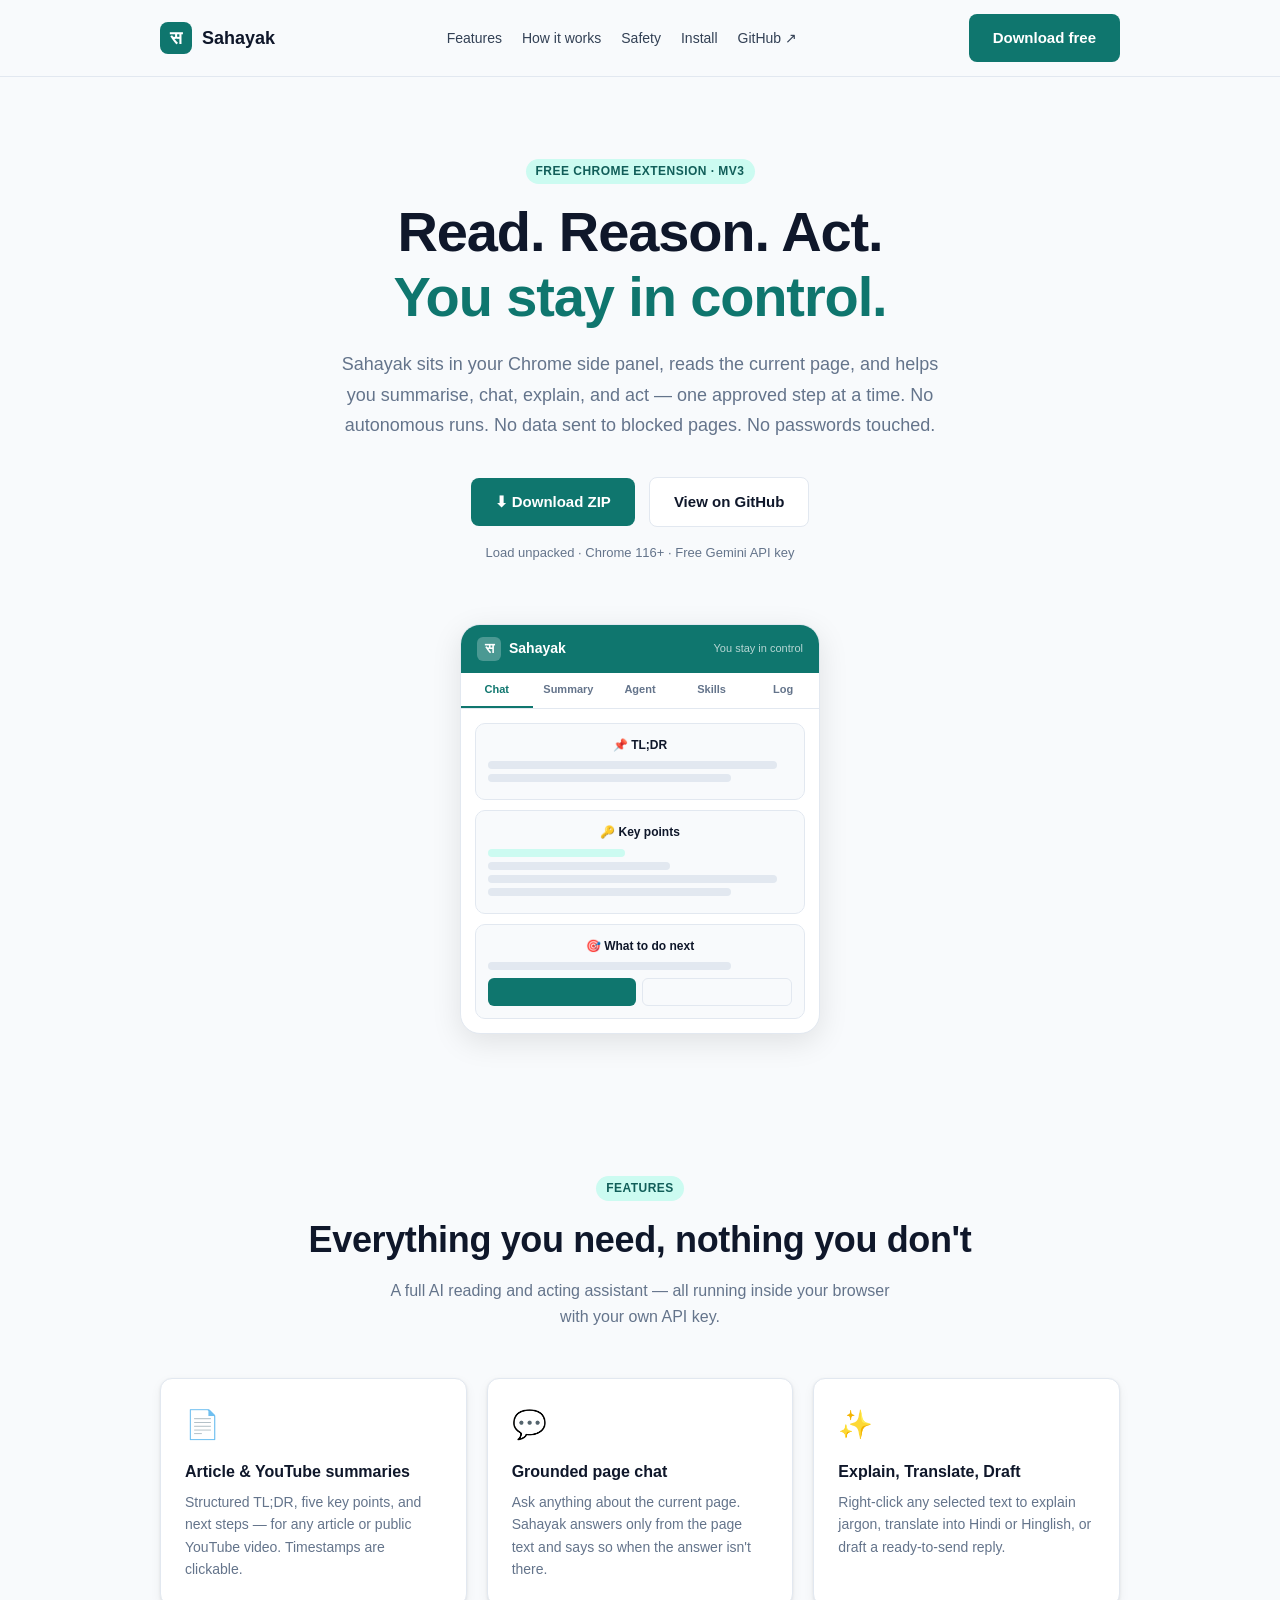
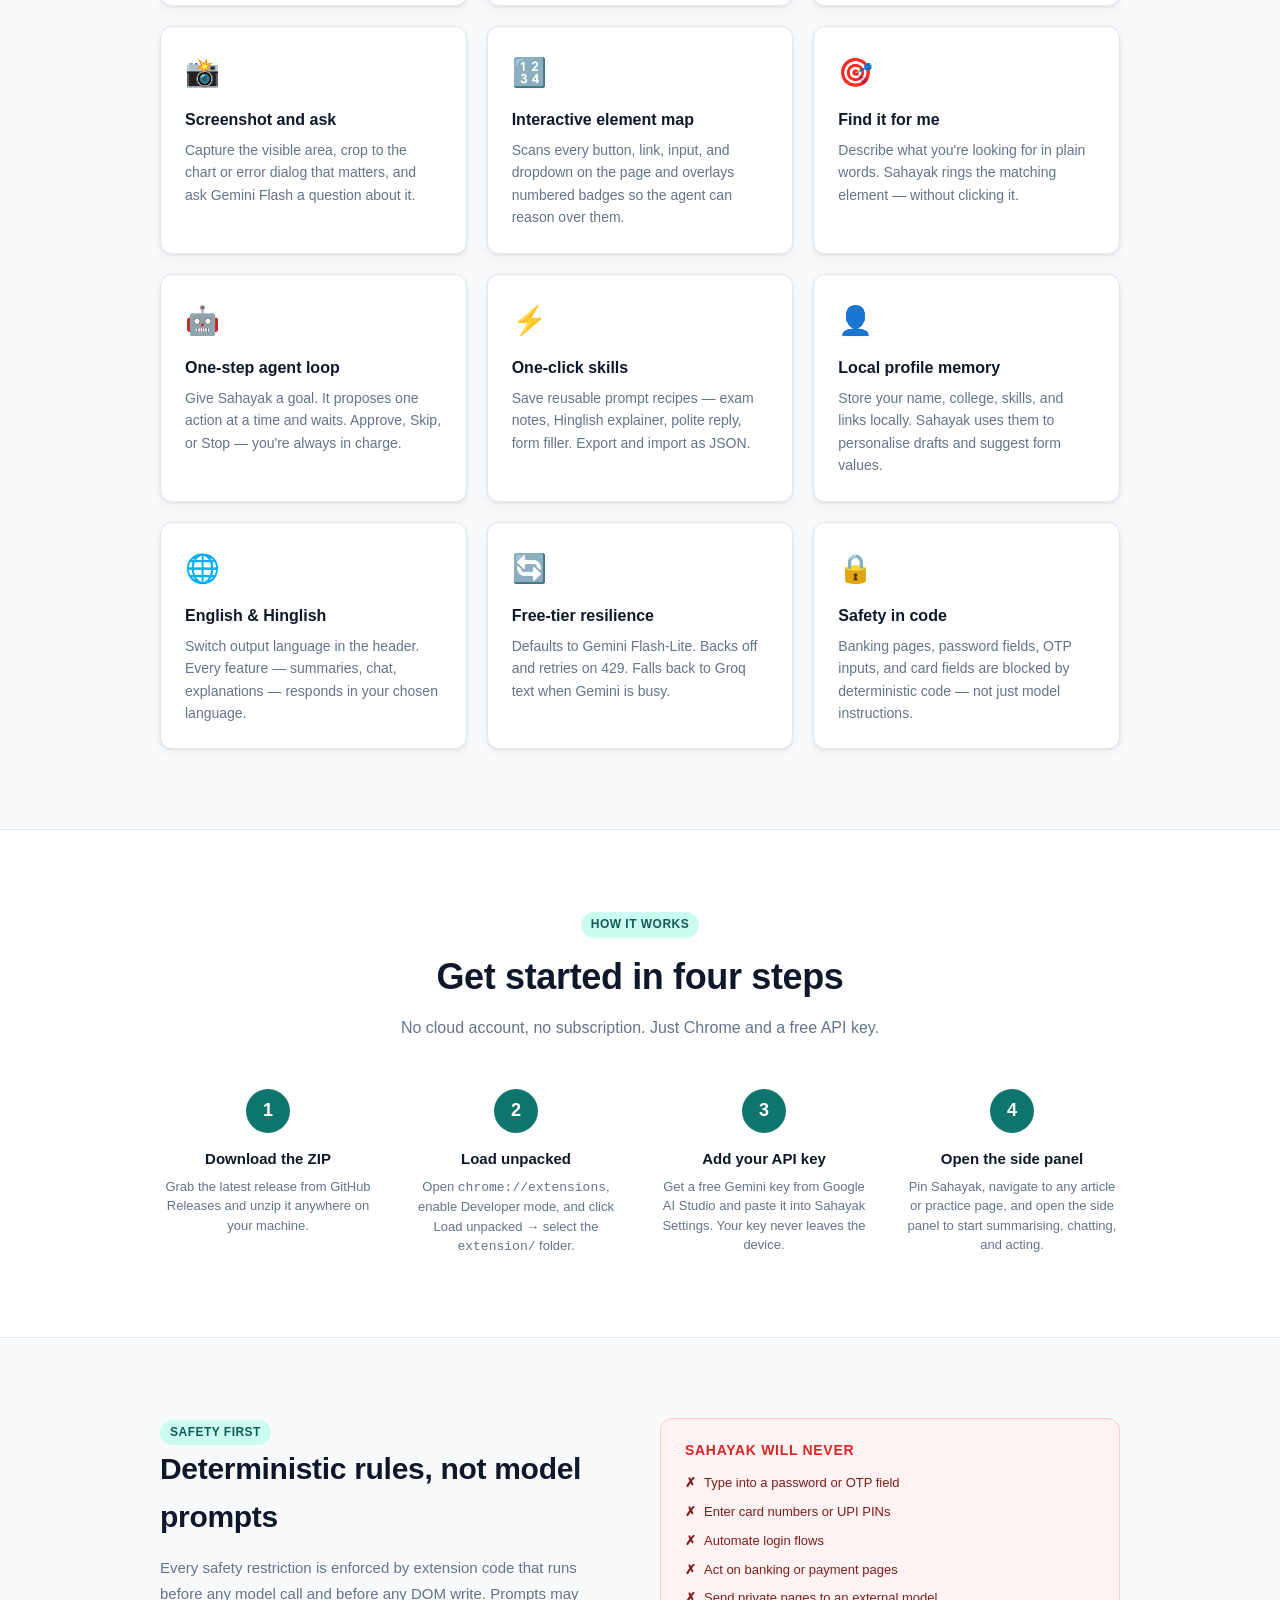
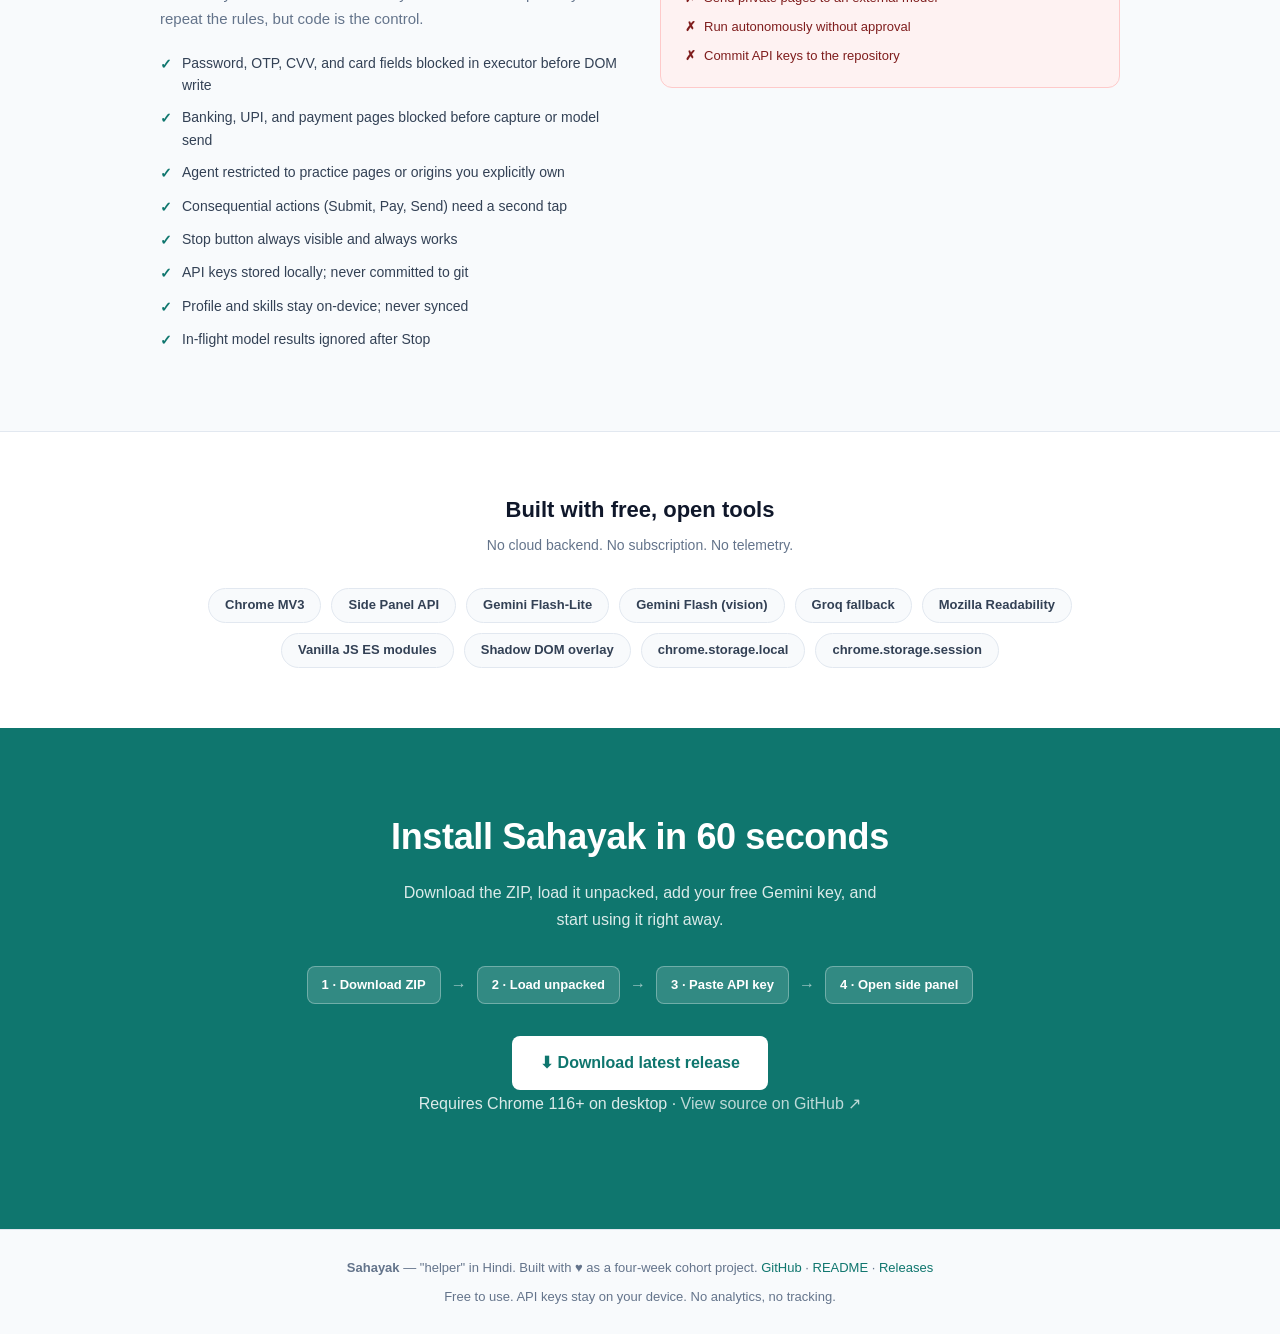
<file: landing/index.html>
<!DOCTYPE html>
<html lang="en">
<head>
  <meta charset="UTF-8" />
  <meta name="viewport" content="width=device-width, initial-scale=1" />
  <meta name="description"
    content="Sahayak — a Chrome side-panel AI agent that reads the current page and acts only after you approve. Free, local, and user-controlled." />
  <title>Sahayak — Your AI Browser Copilot</title>
  <link rel="stylesheet" href="styles.css" />

  <!-- Open Graph -->
  <meta property="og:title"       content="Sahayak — Your AI Browser Copilot" />
  <meta property="og:description" content="Chrome extension that reads the current page, proposes actions, and executes only after you approve." />
  <meta property="og:type"        content="website" />
</head>
<body>

<!-- ── Navigation ──────────────────────────────────────────────────────── -->
<nav class="nav">
  <div class="container nav-inner">
    <a href="#" class="nav-brand">
      <span class="nav-mark" aria-hidden="true">स</span>
      Sahayak
    </a>
    <ul class="nav-links">
      <li><a href="#features">Features</a></li>
      <li><a href="#how">How it works</a></li>
      <li><a href="#safety">Safety</a></li>
      <li><a href="#install">Install</a></li>
      <li><a href="https://github.com/YOUR_USERNAME/sahayak" target="_blank" rel="noopener">GitHub ↗</a></li>
    </ul>
    <a href="https://github.com/YOUR_USERNAME/sahayak/releases/latest"
       class="btn btn-primary" target="_blank" rel="noopener">
      Download free
    </a>
  </div>
</nav>

<!-- ── Hero ────────────────────────────────────────────────────────────── -->
<section class="hero">
  <div class="container">
    <div class="hero-eyebrow">
      <span class="badge badge-teal">Free Chrome Extension · MV3</span>
    </div>

    <h1>
      Read. Reason. Act.<br>
      <span class="accent">You stay in control.</span>
    </h1>

    <p class="hero-sub">
      Sahayak sits in your Chrome side panel, reads the current page,
      and helps you summarise, chat, explain, and act — one approved step at a time.
      No autonomous runs. No data sent to blocked pages. No passwords touched.
    </p>

    <div class="hero-cta">
      <a href="https://github.com/YOUR_USERNAME/sahayak/releases/latest"
         class="btn btn-primary" target="_blank" rel="noopener">
        ⬇ Download ZIP
      </a>
      <a href="https://github.com/YOUR_USERNAME/sahayak"
         class="btn btn-secondary" target="_blank" rel="noopener">
        View on GitHub
      </a>
    </div>
    <p class="hero-note">Load unpacked · Chrome 116+ · Free Gemini API key</p>

    <!-- Panel mockup -->
    <div class="hero-visual">
      <div class="panel-mockup" role="img" aria-label="Sahayak side panel preview">
        <div class="panel-topbar">
          <div class="panel-topbar-brand">
            <span class="panel-topbar-mark">स</span>
            Sahayak
          </div>
          <span class="panel-topbar-tag">You stay in control</span>
        </div>
        <div class="panel-tabs">
          <div class="panel-tab active">Chat</div>
          <div class="panel-tab">Summary</div>
          <div class="panel-tab">Agent</div>
          <div class="panel-tab">Skills</div>
          <div class="panel-tab">Log</div>
        </div>
        <div class="panel-body">
          <div class="panel-card">
            <div class="panel-card-title">📌 TL;DR</div>
            <div class="panel-line long"></div>
            <div class="panel-line medium"></div>
          </div>
          <div class="panel-card">
            <div class="panel-card-title">🔑 Key points</div>
            <div class="panel-line accent"></div>
            <div class="panel-line short" style="margin-top:4px"></div>
            <div class="panel-line long" style="margin-top:4px"></div>
            <div class="panel-line medium" style="margin-top:4px"></div>
          </div>
          <div class="panel-card">
            <div class="panel-card-title">🎯 What to do next</div>
            <div class="panel-line medium"></div>
            <div class="panel-btn-row">
              <div class="panel-btn"></div>
              <div class="panel-btn outline"></div>
            </div>
          </div>
        </div>
      </div>
    </div>
  </div>
</section>

<!-- ── Features ─────────────────────────────────────────────────────────── -->
<section class="features" id="features">
  <div class="container">
    <div class="section-header">
      <span class="badge badge-teal">Features</span>
      <h2>Everything you need, nothing you don't</h2>
      <p>A full AI reading and acting assistant — all running inside your browser with your own API key.</p>
    </div>

    <div class="features-grid">

      <div class="feature-card">
        <div class="feature-icon">📄</div>
        <h3>Article &amp; YouTube summaries</h3>
        <p>Structured TL;DR, five key points, and next steps — for any article or public YouTube video. Timestamps are clickable.</p>
      </div>

      <div class="feature-card">
        <div class="feature-icon">💬</div>
        <h3>Grounded page chat</h3>
        <p>Ask anything about the current page. Sahayak answers only from the page text and says so when the answer isn't there.</p>
      </div>

      <div class="feature-card">
        <div class="feature-icon">✨</div>
        <h3>Explain, Translate, Draft</h3>
        <p>Right-click any selected text to explain jargon, translate into Hindi or Hinglish, or draft a ready-to-send reply.</p>
      </div>

      <div class="feature-card">
        <div class="feature-icon">📸</div>
        <h3>Screenshot and ask</h3>
        <p>Capture the visible area, crop to the chart or error dialog that matters, and ask Gemini Flash a question about it.</p>
      </div>

      <div class="feature-card">
        <div class="feature-icon">🔢</div>
        <h3>Interactive element map</h3>
        <p>Scans every button, link, input, and dropdown on the page and overlays numbered badges so the agent can reason over them.</p>
      </div>

      <div class="feature-card">
        <div class="feature-icon">🎯</div>
        <h3>Find it for me</h3>
        <p>Describe what you're looking for in plain words. Sahayak rings the matching element — without clicking it.</p>
      </div>

      <div class="feature-card">
        <div class="feature-icon">🤖</div>
        <h3>One-step agent loop</h3>
        <p>Give Sahayak a goal. It proposes one action at a time and waits. Approve, Skip, or Stop — you're always in charge.</p>
      </div>

      <div class="feature-card">
        <div class="feature-icon">⚡</div>
        <h3>One-click skills</h3>
        <p>Save reusable prompt recipes — exam notes, Hinglish explainer, polite reply, form filler. Export and import as JSON.</p>
      </div>

      <div class="feature-card">
        <div class="feature-icon">👤</div>
        <h3>Local profile memory</h3>
        <p>Store your name, college, skills, and links locally. Sahayak uses them to personalise drafts and suggest form values.</p>
      </div>

      <div class="feature-card">
        <div class="feature-icon">🌐</div>
        <h3>English &amp; Hinglish</h3>
        <p>Switch output language in the header. Every feature — summaries, chat, explanations — responds in your chosen language.</p>
      </div>

      <div class="feature-card">
        <div class="feature-icon">🔄</div>
        <h3>Free-tier resilience</h3>
        <p>Defaults to Gemini Flash-Lite. Backs off and retries on 429. Falls back to Groq text when Gemini is busy.</p>
      </div>

      <div class="feature-card">
        <div class="feature-icon">🔒</div>
        <h3>Safety in code</h3>
        <p>Banking pages, password fields, OTP inputs, and card fields are blocked by deterministic code — not just model instructions.</p>
      </div>

    </div>
  </div>
</section>

<!-- ── How it works ──────────────────────────────────────────────────────── -->
<section class="how" id="how">
  <div class="container">
    <div class="section-header">
      <span class="badge badge-teal">How it works</span>
      <h2>Get started in four steps</h2>
      <p>No cloud account, no subscription. Just Chrome and a free API key.</p>
    </div>

    <div class="steps">
      <div class="step">
        <h3>Download the ZIP</h3>
        <p>Grab the latest release from GitHub Releases and unzip it anywhere on your machine.</p>
      </div>
      <div class="step">
        <h3>Load unpacked</h3>
        <p>Open <code>chrome://extensions</code>, enable Developer mode, and click Load unpacked → select the <code>extension/</code> folder.</p>
      </div>
      <div class="step">
        <h3>Add your API key</h3>
        <p>Get a free Gemini key from Google AI Studio and paste it into Sahayak Settings. Your key never leaves the device.</p>
      </div>
      <div class="step">
        <h3>Open the side panel</h3>
        <p>Pin Sahayak, navigate to any article or practice page, and open the side panel to start summarising, chatting, and acting.</p>
      </div>
    </div>
  </div>
</section>

<!-- ── Safety ───────────────────────────────────────────────────────────── -->
<section class="safety" id="safety">
  <div class="container">
    <div class="safety-grid">
      <div class="safety-content">
        <span class="badge badge-teal">Safety first</span>
        <h2>Deterministic rules, not model prompts</h2>
        <p>
          Every safety restriction is enforced by extension code that runs before any model call
          and before any DOM write. Prompts may repeat the rules, but code is the control.
        </p>
        <ul class="safety-list">
          <li>Password, OTP, CVV, and card fields blocked in executor before DOM write</li>
          <li>Banking, UPI, and payment pages blocked before capture or model send</li>
          <li>Agent restricted to practice pages or origins you explicitly own</li>
          <li>Consequential actions (Submit, Pay, Send) need a second tap</li>
          <li>Stop button always visible and always works</li>
          <li>API keys stored locally; never committed to git</li>
          <li>Profile and skills stay on-device; never synced</li>
          <li>In-flight model results ignored after Stop</li>
        </ul>
      </div>
      <div>
        <div class="never-list">
          <h3>Sahayak will never</h3>
          <ul>
            <li>Type into a password or OTP field</li>
            <li>Enter card numbers or UPI PINs</li>
            <li>Automate login flows</li>
            <li>Act on banking or payment pages</li>
            <li>Send private pages to an external model</li>
            <li>Run autonomously without approval</li>
            <li>Commit API keys to the repository</li>
          </ul>
        </div>
      </div>
    </div>
  </div>
</section>

<!-- ── Stack ────────────────────────────────────────────────────────────── -->
<section class="stack">
  <div class="container">
    <div class="stack-header">
      <h2>Built with free, open tools</h2>
      <p>No cloud backend. No subscription. No telemetry.</p>
    </div>
    <div class="stack-pills">
      <span class="stack-pill">Chrome MV3</span>
      <span class="stack-pill">Side Panel API</span>
      <span class="stack-pill">Gemini Flash-Lite</span>
      <span class="stack-pill">Gemini Flash (vision)</span>
      <span class="stack-pill">Groq fallback</span>
      <span class="stack-pill">Mozilla Readability</span>
      <span class="stack-pill">Vanilla JS ES modules</span>
      <span class="stack-pill">Shadow DOM overlay</span>
      <span class="stack-pill">chrome.storage.local</span>
      <span class="stack-pill">chrome.storage.session</span>
    </div>
  </div>
</section>

<!-- ── Install CTA ───────────────────────────────────────────────────────── -->
<section class="install" id="install">
  <div class="container">
    <h2>Install Sahayak in 60 seconds</h2>
    <p>Download the ZIP, load it unpacked, add your free Gemini key, and start using it right away.</p>

    <div class="install-steps">
      <span class="install-step">1 · Download ZIP</span>
      <span class="install-arrow">→</span>
      <span class="install-step">2 · Load unpacked</span>
      <span class="install-arrow">→</span>
      <span class="install-step">3 · Paste API key</span>
      <span class="install-arrow">→</span>
      <span class="install-step">4 · Open side panel</span>
    </div>

    <a href="https://github.com/YOUR_USERNAME/sahayak/releases/latest"
       class="btn btn-primary" target="_blank" rel="noopener">
      ⬇ Download latest release
    </a>

    <p class="install-note">
      Requires Chrome 116+ on desktop ·
      <a href="https://github.com/YOUR_USERNAME/sahayak" style="color:rgba(255,255,255,.85)">View source on GitHub ↗</a>
    </p>
  </div>
</section>

<!-- ── Footer ───────────────────────────────────────────────────────────── -->
<footer>
  <div class="container">
    <p>
      <strong>Sahayak</strong> — "helper" in Hindi.
      Built with ♥ as a four-week cohort project.
      <a href="https://github.com/YOUR_USERNAME/sahayak" target="_blank" rel="noopener">GitHub</a>
      ·
      <a href="https://github.com/YOUR_USERNAME/sahayak/blob/main/README.md" target="_blank" rel="noopener">README</a>
      ·
      <a href="https://github.com/YOUR_USERNAME/sahayak/releases" target="_blank" rel="noopener">Releases</a>
    </p>
    <p style="margin-top:8px">
      Free to use. API keys stay on your device. No analytics, no tracking.
    </p>
  </div>
</footer>

</body>
</html>
</file>
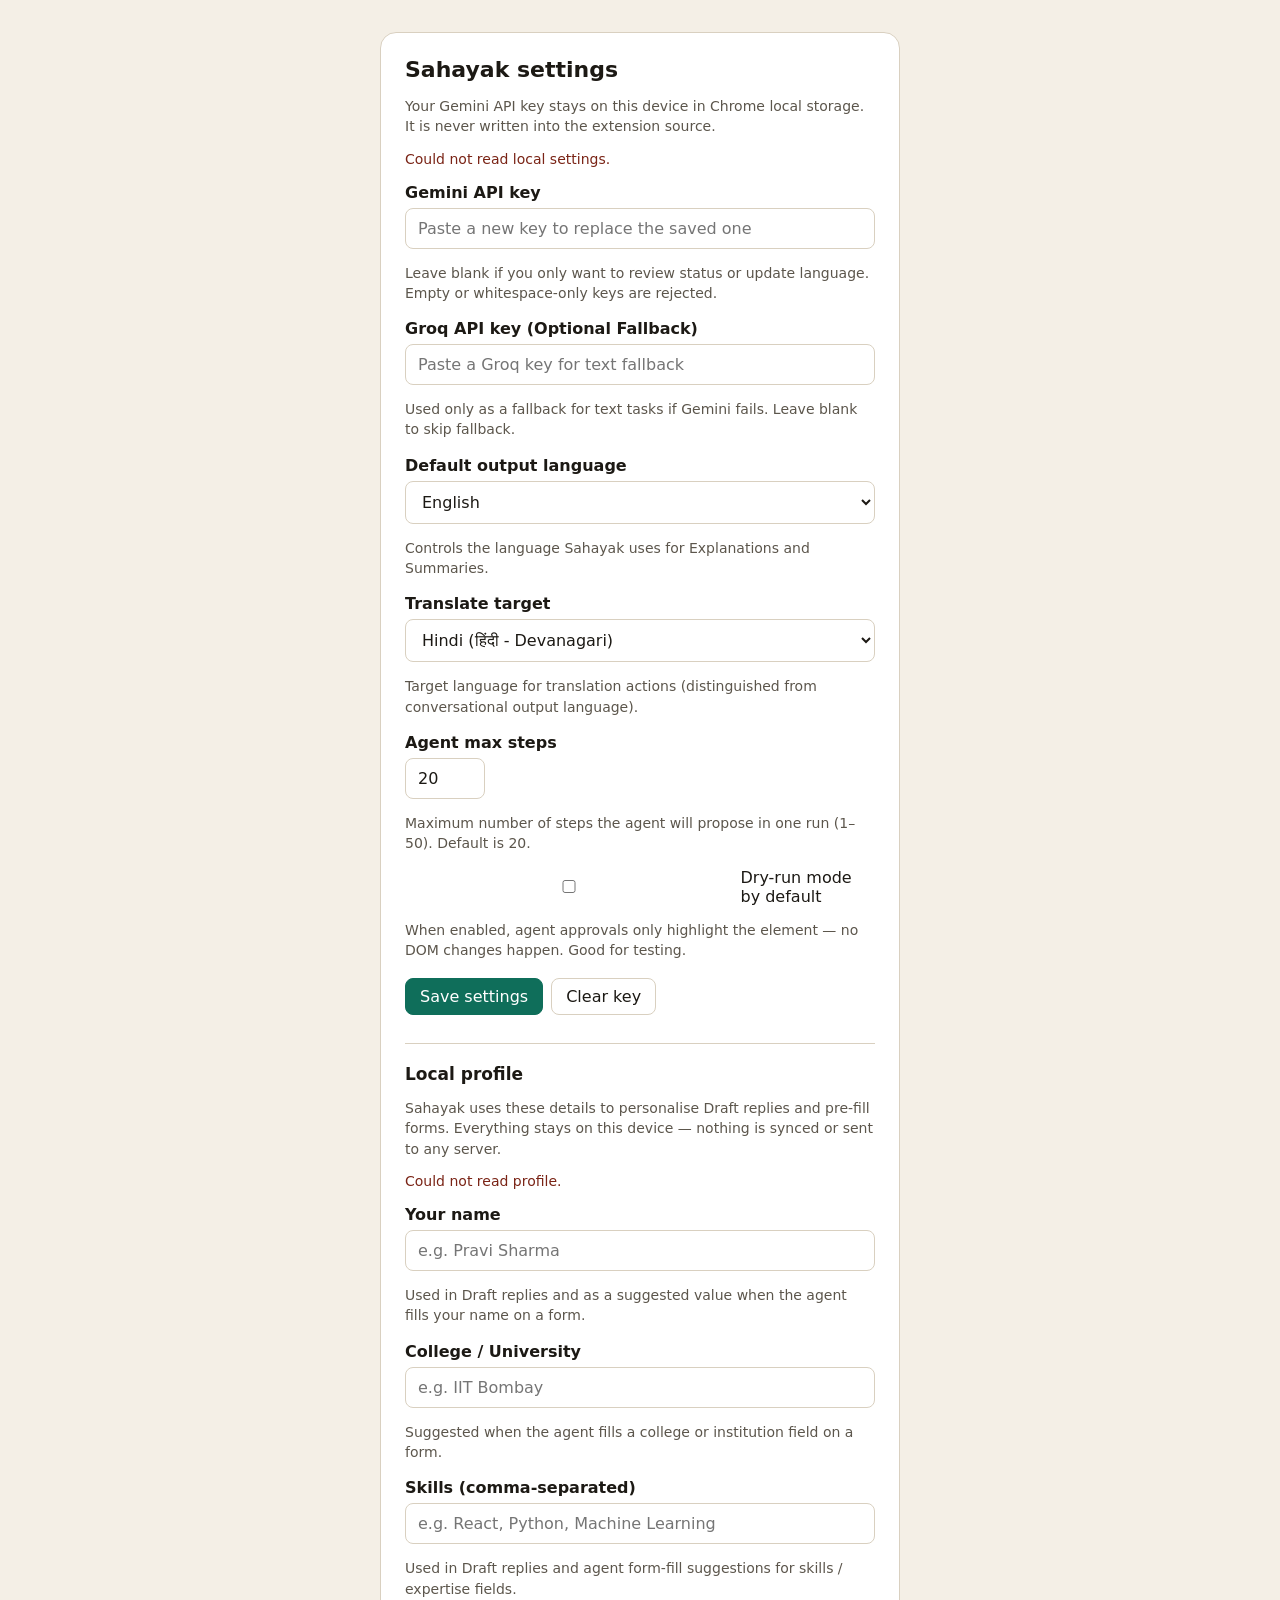
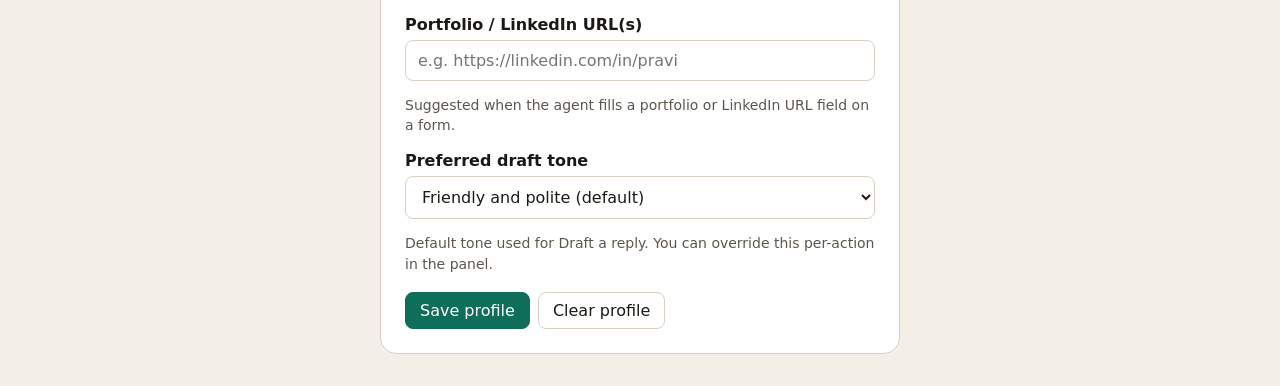
<file: extension/options/index.html>
<!DOCTYPE html>
<html lang="en">
  <head>
    <meta charset="UTF-8" />
    <meta name="viewport" content="width=device-width, initial-scale=1" />
    <title>Sahayak Settings</title>
    <link rel="stylesheet" href="styles.css" />
  </head>
  <body>
    <main class="card">
      <h1>Sahayak settings</h1>
      <p class="intro">
        Your Gemini API key stays on this device in Chrome local storage. It is never written into
        the extension source.
      </p>

      <p id="status" class="status" role="status"></p>
      <p id="feedback" class="feedback" hidden></p>

      <form id="key-form">
        <label for="gemini-key">Gemini API key</label>
        <input
          id="gemini-key"
          name="geminiKey"
          type="password"
          autocomplete="off"
          spellcheck="false"
          placeholder="Paste a new key to replace the saved one"
        />
        <p class="hint">Leave blank if you only want to review status or update language. Empty or whitespace-only keys are rejected.</p>

        <label for="groq-key">Groq API key (Optional Fallback)</label>
        <input
          id="groq-key"
          name="groqKey"
          type="password"
          autocomplete="off"
          spellcheck="false"
          placeholder="Paste a Groq key for text fallback"
        />
        <p class="hint">Used only as a fallback for text tasks if Gemini fails. Leave blank to skip fallback.</p>

        <label for="preferred-language">Default output language</label>
        <select id="preferred-language" name="preferredLanguage">
          <option value="en">English</option>
          <option value="hinglish">Hinglish</option>
        </select>
        <p class="hint">Controls the language Sahayak uses for Explanations and Summaries.</p>

        <label for="translate-target">Translate target</label>
        <select id="translate-target" name="translateTarget">
          <option value="hi">Hindi (हिंदी - Devanagari)</option>
          <option value="hinglish">Hinglish (Latin script)</option>
          <option value="en">English</option>
        </select>
        <p class="hint">Target language for translation actions (distinguished from conversational output language).</p>

        <label for="max-steps">Agent max steps</label>
        <input
          id="max-steps"
          name="maxSteps"
          type="number"
          min="1"
          max="50"
          value="20"
          style="width:80px"
        />
        <p class="hint">Maximum number of steps the agent will propose in one run (1–50). Default is 20.</p>

        <div class="checkbox-row" style="display:flex;align-items:center;gap:8px;margin-bottom:4px;">
          <input id="dry-run-default" name="dryRunDefault" type="checkbox" />
          <label for="dry-run-default" style="margin:0;font-weight:500;">Dry-run mode by default</label>
        </div>
        <p class="hint">When enabled, agent approvals only highlight the element — no DOM changes happen. Good for testing.</p>

        <div class="actions">
          <button type="submit">Save settings</button>
          <button type="button" id="clear-key" class="secondary">Clear key</button>
        </div>
      </form>

      <!-- ── Profile section (Slice 4.1) ── -->
      <hr class="section-divider" />

      <h2 class="section-heading">Local profile</h2>
      <p class="intro">
        Sahayak uses these details to personalise Draft replies and pre-fill forms.
        Everything stays on this device — nothing is synced or sent to any server.
      </p>

      <p id="profile-feedback" class="feedback" hidden></p>

      <form id="profile-form">
        <label for="profile-name">Your name</label>
        <input
          id="profile-name"
          name="profileName"
          type="text"
          autocomplete="name"
          spellcheck="false"
          placeholder="e.g. Pravi Sharma"
        />
        <p class="hint">Used in Draft replies and as a suggested value when the agent fills your name on a form.</p>

        <label for="profile-college">College / University</label>
        <input
          id="profile-college"
          name="profileCollege"
          type="text"
          autocomplete="organization"
          spellcheck="false"
          placeholder="e.g. IIT Bombay"
        />
        <p class="hint">Suggested when the agent fills a college or institution field on a form.</p>

        <label for="profile-skills">Skills (comma-separated)</label>
        <input
          id="profile-skills"
          name="profileSkills"
          type="text"
          spellcheck="false"
          placeholder="e.g. React, Python, Machine Learning"
        />
        <p class="hint">Used in Draft replies and agent form-fill suggestions for skills / expertise fields.</p>

        <label for="profile-links">Portfolio / LinkedIn URL(s)</label>
        <input
          id="profile-links"
          name="profileLinks"
          type="text"
          autocomplete="url"
          spellcheck="false"
          placeholder="e.g. https://linkedin.com/in/pravi"
        />
        <p class="hint">Suggested when the agent fills a portfolio or LinkedIn URL field on a form.</p>

        <label for="profile-tone">Preferred draft tone</label>
        <select id="profile-tone" name="profileTone">
          <option value="friendly and polite">Friendly and polite (default)</option>
          <option value="professional">Professional</option>
          <option value="concise">Concise</option>
          <option value="enthusiastic">Enthusiastic</option>
          <option value="formal">Formal</option>
        </select>
        <p class="hint">Default tone used for Draft a reply. You can override this per-action in the panel.</p>

        <div class="actions">
          <button type="submit" id="save-profile">Save profile</button>
          <button type="button" id="clear-profile" class="secondary">Clear profile</button>
        </div>
      </form>
    </main>
    <script src="options.js" type="module"></script>
  </body>
</html>
</file>
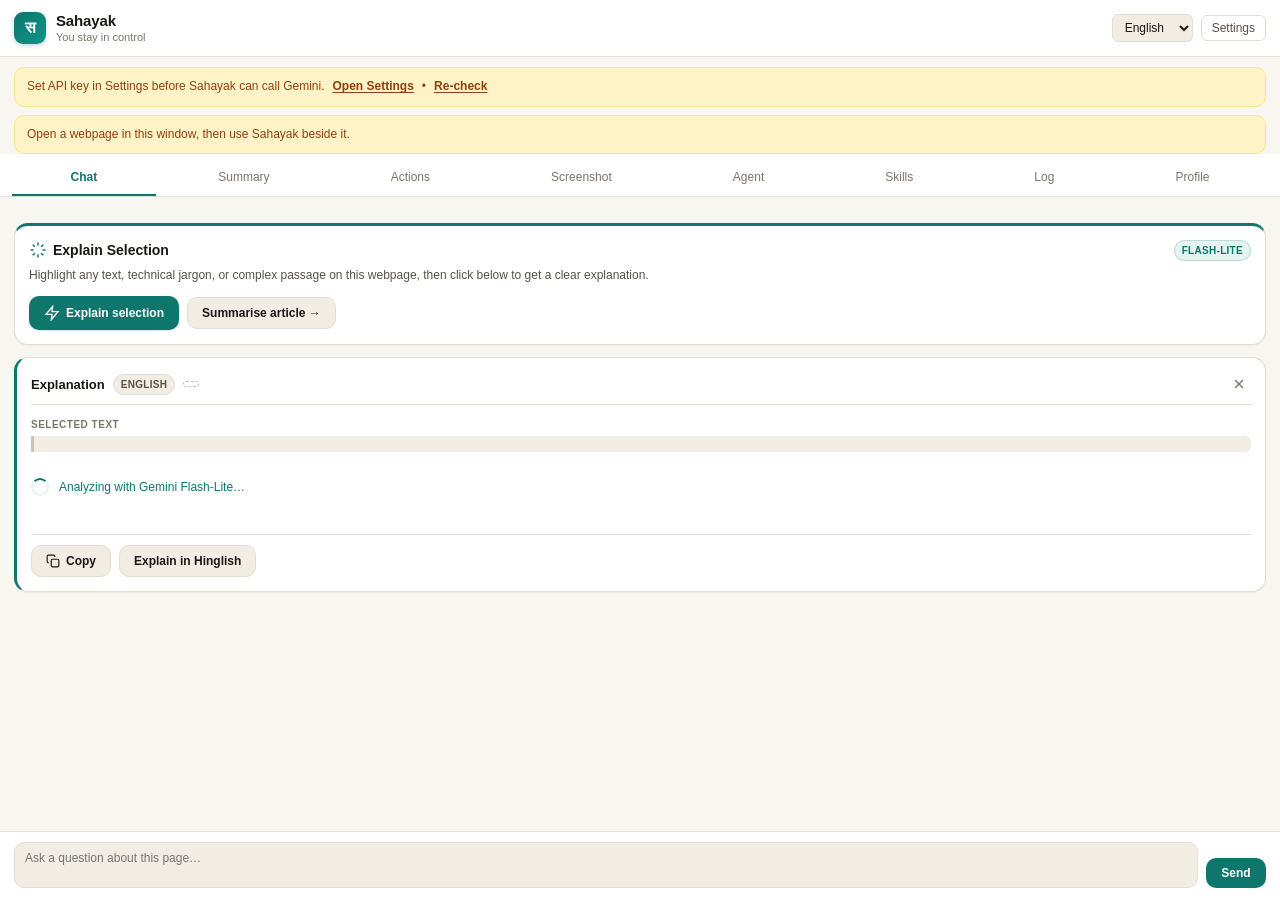
<file: extension/sidepanel/index.html>
<!DOCTYPE html>
<html lang="en">
  <head>
    <meta charset="UTF-8" />
    <meta name="viewport" content="width=device-width, initial-scale=1" />
    <title>Sahayak</title>
    <link rel="stylesheet" href="styles.css" />
  </head>
  <body>
    <div class="app">
      <header class="top">
        <div class="brand">
          <span class="mark" aria-hidden="true">स</span>
          <div>
            <h1>Sahayak</h1>
            <p class="tagline">You stay in control</p>
          </div>
        </div>
        <div class="top-actions">
          <label class="lang" for="language">
            <span class="sr-only">Response language</span>
            <select id="language" title="Response language">
              <option value="en">English</option>
              <option value="hinglish">Hinglish</option>
            </select>
          </label>
          <button type="button" id="open-settings" class="ghost">Settings</button>
        </div>
      </header>

      <div id="banners" class="banners"></div>

      <nav class="tabs" aria-label="Sahayak sections">
        <button type="button" class="tab is-active" data-section="chat">Chat</button>
        <button type="button" class="tab" data-section="summary">Summary</button>
        <button type="button" class="tab" data-section="actions">Actions</button>
        <button type="button" class="tab" data-section="capture">Screenshot</button>
        <button type="button" class="tab" data-section="agent">Agent</button>
        <button type="button" class="tab" data-section="skills">Skills</button>
        <button type="button" class="tab" data-section="log">Log</button>
        <button type="button" class="tab" data-section="profile">Profile</button>
      </nav>

      <main class="main">
        <!-- CHAT & SELECTION SECTION -->
        <section id="section-chat" class="section is-active">
          <!-- Page Info Header Card -->
          <div id="page-meta-container"></div>

          <!-- Selection Action Card -->
          <div class="card action-card">
            <div class="card-header">
              <div class="card-title-group">
                <svg class="icon sparkle-icon" viewBox="0 0 24 24" width="18" height="18" fill="none" stroke="currentColor" stroke-width="2" aria-hidden="true">
                  <path d="M12 2v4m0 12v4M4.93 4.93l2.83 2.83m8.48 8.48l2.83 2.83M2 12h4m12 0h4M4.93 19.07l2.83-2.83m8.48-8.48l2.83-2.83" />
                </svg>
                <span class="card-title">Explain Selection</span>
              </div>
              <span class="badge badge-accent">Flash-Lite</span>
            </div>
            <p class="card-desc">
              Highlight any text, technical jargon, or complex passage on this webpage, then click below to get a clear explanation.
            </p>
            <div class="card-actions">
              <button type="button" id="btn-explain-selection" class="btn btn-primary">
                <svg viewBox="0 0 24 24" width="16" height="16" fill="none" stroke="currentColor" stroke-width="2" aria-hidden="true">
                  <path d="M13 2L3 14h9l-1 8 10-12h-9l1-8z" />
                </svg>
                <span>Explain selection</span>
              </button>
              <button type="button" id="btn-goto-summary" class="btn btn-secondary">
                <span>Summarise article →</span>
              </button>
            </div>
          </div>

          <!-- Notification / Error Box -->
          <div id="explain-notice" class="notice-box" hidden></div>

          <!-- Result Pane -->
          <div id="explain-result-pane" class="card result-card" hidden>
            <div class="result-header">
              <div class="result-title-group">
                <span class="result-title">Explanation</span>
                <span id="explain-lang-badge" class="badge badge-subtle">English</span>
                <span id="explain-heading-badge" class="badge badge-outline" hidden></span>
              </div>
              <button type="button" id="btn-close-result" class="icon-btn" title="Dismiss" aria-label="Dismiss">
                <svg viewBox="0 0 24 24" width="16" height="16" stroke="currentColor" stroke-width="2" fill="none" aria-hidden="true">
                  <line x1="18" y1="6" x2="6" y2="18"></line>
                  <line x1="6" y1="6" x2="18" y2="18"></line>
                </svg>
              </button>
            </div>

            <!-- Quote of selected text -->
            <div class="quote-wrap">
              <div class="quote-header">Selected text</div>
              <blockquote id="explain-quote" class="selection-quote"></blockquote>
              <div id="explain-truncate-notice" class="truncate-notice" hidden>
                Note: Selection exceeded 8,000 characters; explained first 8,000.
              </div>
            </div>

            <!-- Loading Spinner -->
            <div id="explain-loading" class="loading-state" hidden>
              <div class="spinner" aria-hidden="true"></div>
              <span class="loading-text">Analyzing with Gemini Flash-Lite…</span>
            </div>

            <!-- Formatted Explanation Body -->
            <div id="explain-output" class="markdown-body" aria-live="polite"></div>

            <!-- Actions Footer -->
            <div id="explain-actions" class="result-footer" hidden>
              <button type="button" id="btn-copy-explanation" class="btn btn-secondary">
                <svg viewBox="0 0 24 24" width="14" height="14" fill="none" stroke="currentColor" stroke-width="2" aria-hidden="true">
                  <rect x="9" y="9" width="13" height="13" rx="2" ry="2"></rect>
                  <path d="M5 15H4a2 2 0 0 1-2-2V4a2 2 0 0 1 2-2h9a2 2 0 0 1 2 2v1"></path>
                </svg>
                <span id="copy-btn-text">Copy</span>
              </button>
              <button type="button" id="btn-toggle-explain-lang" class="btn btn-secondary">
                <span id="lang-toggle-btn-text">Explain in Hinglish</span>
              </button>
            </div>
          </div>

          <div id="thread" class="thread" aria-live="polite"></div>
        </section>

        <!-- SUMMARY SECTION (Slice 1.3) -->
        <section id="section-summary" class="section">
          <!-- Page Info Header Card in Summary -->
          <div id="summary-page-meta-container"></div>

          <!-- Summary Action Card -->
          <div class="card action-card">
            <div class="card-header">
              <div class="card-title-group">
                <svg class="icon doc-icon" viewBox="0 0 24 24" width="18" height="18" fill="none" stroke="currentColor" stroke-width="2" aria-hidden="true">
                  <path d="M14 2H6a2 2 0 0 0-2 2v16a2 2 0 0 0 2 2h12a2 2 0 0 0 2-2V8z"></path>
                  <polyline points="14 2 14 8 20 8"></polyline>
                  <line x1="16" y1="13" x2="8" y2="13"></line>
                  <line x1="16" y1="17" x2="8" y2="17"></line>
                  <polyline points="10 9 9 9 8 9"></polyline>
                </svg>
                <span id="summary-card-title" class="card-title">Article Summary</span>
              </div>
              <span id="summary-card-badge" class="badge badge-accent">Flash-Lite</span>
            </div>
            <p id="summary-card-desc" class="card-desc">
              Extracts the main article text cleanly using Mozilla Readability (excluding navigation, ads, and footers) and generates a structured summary with TL;DR, 5 key points, and next steps.
            </p>
            <div class="card-actions">
              <button type="button" id="btn-summarise-page" class="btn btn-primary">
                <svg viewBox="0 0 24 24" width="16" height="16" fill="none" stroke="currentColor" stroke-width="2" aria-hidden="true">
                  <line x1="21" y1="10" x2="3" y2="10"></line>
                  <line x1="21" y1="6" x2="3" y2="6"></line>
                  <line x1="21" y1="14" x2="3" y2="14"></line>
                  <line x1="21" y1="18" x2="7" y2="18"></line>
                </svg>
                <span id="btn-summarise-text">Summarise this page</span>
              </button>
            </div>
          </div>

          <!-- Summary Notice / Fallback Box -->
          <div id="summary-notice" class="notice-box" hidden></div>

          <!-- Summary Result Card -->
          <div id="summary-result-pane" class="card result-card" hidden>
            <div class="result-header">
              <div class="result-title-group">
                <span class="result-title">Summary</span>
                <span id="summary-lang-badge" class="badge badge-subtle">English</span>
                <span id="summary-truncate-badge" class="badge badge-outline" hidden>Long article</span>
              </div>
              <button type="button" id="btn-close-summary" class="icon-btn" title="Dismiss" aria-label="Dismiss">
                <svg viewBox="0 0 24 24" width="16" height="16" stroke="currentColor" stroke-width="2" fill="none" aria-hidden="true">
                  <line x1="18" y1="6" x2="6" y2="18"></line>
                  <line x1="6" y1="6" x2="18" y2="18"></line>
                </svg>
              </button>
            </div>

            <!-- Article Details Header -->
            <div id="summary-article-meta-box" class="article-meta-box">
              <h2 id="summary-article-title" class="article-title"></h2>
              <div id="summary-article-meta" class="article-submeta"></div>
            </div>

            <!-- Loading State -->
            <div id="summary-loading" class="loading-state" hidden>
              <div class="spinner" aria-hidden="true"></div>
              <span class="loading-text">Extracting article with Readability & generating summary…</span>
            </div>

            <!-- Formatted Summary Body -->
            <div id="summary-output" class="markdown-body" aria-live="polite"></div>

            <!-- Actions Footer -->
            <div id="summary-actions" class="result-footer" hidden>
              <button type="button" id="btn-copy-summary" class="btn btn-secondary">
                <svg viewBox="0 0 24 24" width="14" height="14" fill="none" stroke="currentColor" stroke-width="2" aria-hidden="true">
                  <rect x="9" y="9" width="13" height="13" rx="2" ry="2"></rect>
                  <path d="M5 15H4a2 2 0 0 1-2-2V4a2 2 0 0 1 2-2h9a2 2 0 0 1 2 2v1"></path>
                </svg>
                <span id="copy-summary-btn-text">Copy summary</span>
              </button>
              <button type="button" id="btn-toggle-summary-lang" class="btn btn-secondary">
                <span id="lang-toggle-summary-btn-text">Summarise in Hinglish</span>
              </button>
            </div>
          </div>
        </section>

        <!-- ACTIONS SECTION (Slice 2.2) -->
        <section id="section-actions" class="section">
          <div class="card action-card">
            <div class="card-header">
              <div class="card-title-group">
                <svg class="icon" viewBox="0 0 24 24" width="18" height="18" fill="none" stroke="currentColor" stroke-width="2" aria-hidden="true">
                  <path d="M9 18l6-6-6-6" />
                </svg>
                <span class="card-title">Context actions</span>
              </div>
            </div>
            <p class="card-desc">
              Select text on a webpage, right-click, and pick Explain selection, Translate selection, or Draft a reply. The result lands here.
            </p>
          </div>

          <div id="action-notice" class="notice-box" hidden></div>

          <div id="action-result-pane" class="card result-card" hidden>
            <div class="result-header">
              <div class="result-title-group">
                <span id="action-result-title" class="result-title">Result</span>
                <span id="action-result-badge" class="badge badge-subtle" hidden></span>
              </div>
              <button type="button" id="btn-close-action" class="icon-btn" title="Dismiss" aria-label="Dismiss">
                <svg viewBox="0 0 24 24" width="16" height="16" stroke="currentColor" stroke-width="2" fill="none" aria-hidden="true">
                  <line x1="18" y1="6" x2="6" y2="18"></line>
                  <line x1="6" y1="6" x2="18" y2="18"></line>
                </svg>
              </button>
            </div>

            <div class="quote-wrap">
              <div class="quote-header">Selected text</div>
              <blockquote id="action-quote" class="selection-quote"></blockquote>
              <div id="action-truncate-notice" class="truncate-notice" hidden>
                Note: Selection exceeded 8,000 characters; used the first 8,000.
              </div>
            </div>

            <div id="action-loading" class="loading-state" hidden>
              <div class="spinner" aria-hidden="true"></div>
              <span id="action-loading-text" class="loading-text">Working with Gemini…</span>
            </div>

            <div id="action-output" class="markdown-body" aria-live="polite"></div>

            <div id="action-actions" class="result-footer" hidden>
              <button type="button" id="btn-copy-action" class="btn btn-secondary">
                <svg viewBox="0 0 24 24" width="14" height="14" fill="none" stroke="currentColor" stroke-width="2" aria-hidden="true">
                  <rect x="9" y="9" width="13" height="13" rx="2" ry="2"></rect>
                  <path d="M5 15H4a2 2 0 0 1-2-2V4a2 2 0 0 1 2-2h9a2 2 0 0 1 2 2v1"></path>
                </svg>
                <span id="copy-action-btn-text">Copy</span>
              </button>
            </div>
          </div>
        </section>

        <!-- SCREENSHOT SECTION (Slice 2.3) -->
        <section id="section-capture" class="section">
          <div class="card action-card">
            <div class="card-header">
              <div class="card-title-group">
                <svg class="icon" viewBox="0 0 24 24" width="18" height="18" fill="none" stroke="currentColor" stroke-width="2" aria-hidden="true">
                  <path d="M23 19a2 2 0 0 1-2 2H3a2 2 0 0 1-2-2V8a2 2 0 0 1 2-2h4l2-3h6l2 3h4a2 2 0 0 1 2 2z"></path>
                  <circle cx="12" cy="13" r="4"></circle>
                </svg>
                <span class="card-title">Screenshot &amp; ask</span>
              </div>
              <span class="badge badge-accent">Flash (vision)</span>
            </div>
            <p class="card-desc">
              Capture the visible area of this tab, drag on the image to crop the part you care about, then ask a question. Best for charts, error dialogs, and forms that aren't in the article text.
            </p>
            <div class="card-actions">
              <button type="button" id="btn-capture" class="btn btn-primary">
                <svg viewBox="0 0 24 24" width="16" height="16" fill="none" stroke="currentColor" stroke-width="2" aria-hidden="true">
                  <path d="M23 19a2 2 0 0 1-2 2H3a2 2 0 0 1-2-2V8a2 2 0 0 1 2-2h4l2-3h6l2 3h4a2 2 0 0 1 2 2z"></path>
                  <circle cx="12" cy="13" r="4"></circle>
                </svg>
                <span id="btn-capture-text">Capture visible area</span>
              </button>
            </div>
          </div>

          <div id="capture-notice" class="notice-box" hidden></div>

          <div id="capture-stage-card" class="card" hidden>
            <div class="capture-toolbar">
              <span id="capture-dims" class="capture-dims"></span>
              <button type="button" id="btn-capture-reset" class="btn btn-secondary">Reset crop</button>
            </div>
            <div id="capture-stage" class="capture-stage">
              <div id="capture-image-wrap" class="capture-image-wrap">
                <img id="capture-image" alt="Captured screenshot" />
                <div id="crop-box" class="crop-box" hidden></div>
              </div>
            </div>
            <p class="crop-hint" id="crop-hint">Drag on the image to crop. Leave it untouched to ask about the whole visible area.</p>
            <label class="sr-only" for="screenshot-question">Your question</label>
            <textarea
              id="screenshot-question"
              class="screenshot-question"
              rows="2"
              placeholder="Ask about this screenshot, e.g. What does this error mean?"
            ></textarea>
            <div class="capture-send-row">
              <button type="button" id="btn-ask-screenshot" class="btn btn-primary" disabled>
                <span>Ask about screenshot</span>
              </button>
            </div>
          </div>

          <div id="screenshot-result-pane" class="card result-card" hidden>
            <div class="result-header">
              <div class="result-title-group">
                <span class="result-title">Answer</span>
                <span id="screenshot-badge" class="badge badge-subtle">Flash (vision)</span>
              </div>
              <button type="button" id="btn-close-screenshot" class="icon-btn" title="Dismiss" aria-label="Dismiss">
                <svg viewBox="0 0 24 24" width="16" height="16" stroke="currentColor" stroke-width="2" fill="none" aria-hidden="true">
                  <line x1="18" y1="6" x2="6" y2="18"></line>
                  <line x1="6" y1="6" x2="18" y2="18"></line>
                </svg>
              </button>
            </div>

            <div class="quote-wrap">
              <div class="quote-header">Your question</div>
              <blockquote id="screenshot-question-quote" class="selection-quote"></blockquote>
            </div>

            <div id="screenshot-loading" class="loading-state" hidden>
              <div class="spinner" aria-hidden="true"></div>
              <span class="loading-text">Analysing the screenshot with Gemini Flash…</span>
            </div>

            <div id="screenshot-output" class="markdown-body" aria-live="polite"></div>

            <div id="screenshot-actions" class="result-footer" hidden>
              <button type="button" id="btn-copy-screenshot" class="btn btn-secondary">
                <svg viewBox="0 0 24 24" width="14" height="14" fill="none" stroke="currentColor" stroke-width="2" aria-hidden="true">
                  <rect x="9" y="9" width="13" height="13" rx="2" ry="2"></rect>
                  <path d="M5 15H4a2 2 0 0 1-2-2V4a2 2 0 0 1 2-2h9a2 2 0 0 1 2 2v1"></path>
                </svg>
                <span id="copy-screenshot-btn-text">Copy</span>
              </button>
            </div>
          </div>
        </section>

        <!-- AGENT SECTION (Slice 3.1) -->
        <section id="section-agent" class="section">
          <div class="card action-card">
            <div class="card-header">
              <div class="card-title-group">
                <svg class="icon" viewBox="0 0 24 24" width="18" height="18" fill="none" stroke="currentColor" stroke-width="2" aria-hidden="true">
                  <rect x="3" y="3" width="7" height="7" rx="1"></rect>
                  <rect x="14" y="3" width="7" height="7" rx="1"></rect>
                  <rect x="3" y="14" width="7" height="7" rx="1"></rect>
                  <rect x="14" y="14" width="7" height="7" rx="1"></rect>
                </svg>
                <span class="card-title">Scan page</span>
              </div>
              <span id="agent-card-badge" class="badge badge-subtle">Step 1</span>
            </div>
            <p class="card-desc">
              Numbers every button, link, and field Sahayak can act on. Nothing is clicked — badges are a map for you to review, and they follow the page as you scroll.
            </p>
            <div class="card-actions">
              <button type="button" id="btn-scan-page" class="btn btn-primary" disabled>
                <svg viewBox="0 0 24 24" width="16" height="16" fill="none" stroke="currentColor" stroke-width="2" aria-hidden="true">
                  <circle cx="11" cy="11" r="7"></circle>
                  <line x1="21" y1="21" x2="16.65" y2="16.65"></line>
                </svg>
                <span id="btn-scan-page-text">Scan page</span>
              </button>
              <button type="button" id="btn-clear-badges" class="btn btn-secondary">Clear badges</button>
            </div>
          </div>

          <div class="card action-card">
            <div class="card-header">
              <div class="card-title-group">
                <svg class="icon" viewBox="0 0 24 24" width="18" height="18" fill="none" stroke="currentColor" stroke-width="2" aria-hidden="true">
                  <circle cx="11" cy="11" r="7"></circle>
                  <line x1="21" y1="21" x2="16.65" y2="16.65"></line>
                </svg>
                <span class="card-title">Find it for me</span>
              </div>
              <span class="badge badge-subtle">Step 2</span>
            </div>
            <p class="card-desc">
              Describe what you want in plain words and Sahayak rings the matching element. It only highlights — nothing is clicked or submitted.
            </p>
            <label class="sr-only" for="find-question">What should Sahayak find?</label>
            <textarea
              id="find-question"
              class="screenshot-question"
              rows="2"
              placeholder="e.g. Where do I upload my resume?"
            ></textarea>
            <div class="capture-send-row">
              <button type="button" id="btn-find-element" class="btn btn-primary" disabled>
                <svg viewBox="0 0 24 24" width="16" height="16" fill="none" stroke="currentColor" stroke-width="2" aria-hidden="true">
                  <circle cx="11" cy="11" r="7"></circle>
                  <line x1="21" y1="21" x2="16.65" y2="16.65"></line>
                </svg>
                <span id="btn-find-element-text">Find it</span>
              </button>
            </div>
          </div>

          <div id="find-notice" class="notice-box" hidden></div>

          <div id="find-result-pane" class="card result-card" hidden>
            <div class="result-header">
              <div class="result-title-group">
                <span class="result-title">Match</span>
                <span id="find-confidence-badge" class="badge badge-accent">high</span>
                <span id="find-number-badge" class="badge badge-outline" hidden>#1</span>
              </div>
              <button type="button" id="btn-close-find" class="icon-btn" title="Dismiss" aria-label="Dismiss">
                <svg viewBox="0 0 24 24" width="16" height="16" stroke="currentColor" stroke-width="2" fill="none" aria-hidden="true">
                  <line x1="18" y1="6" x2="6" y2="18"></line>
                  <line x1="6" y1="6" x2="18" y2="18"></line>
                </svg>
              </button>
            </div>
            <p id="find-reason" class="card-desc"></p>
            <p id="find-target" class="find-target"></p>
            <p id="find-clarify-note" class="truncate-notice" hidden>
              Sahayak was not sure. Try naming the exact label, field, or button text.
            </p>
          </div>

          <div id="agent-notice" class="notice-box" hidden></div>

          <div class="card action-card">
            <div class="card-header">
              <div class="card-title-group">
                <svg class="icon" viewBox="0 0 24 24" width="18" height="18" fill="none" stroke="currentColor" stroke-width="2" aria-hidden="true">
                  <path d="M12 2l2.4 6.6L21 11l-6.6 2.4L12 20l-2.4-6.6L3 11l6.6-2.4z"></path>
                </svg>
                <span class="card-title">Run an errand</span>
              </div>
              <span class="badge badge-subtle">Step 3</span>
            </div>
            <p class="card-desc">
              Give Sahayak a goal. It proposes one action at a time and waits — nothing happens on the page until you approve each step. You can Skip or Stop at any point.
            </p>
            <label class="sr-only" for="agent-goal">What should Sahayak do?</label>
            <textarea
              id="agent-goal"
              class="screenshot-question"
              rows="2"
              placeholder="e.g. Fill my name and email, then submit the form"
            ></textarea>
            <div class="agent-options-row">
              <label class="agent-dry-run-label" for="agent-dry-run">
                <input id="agent-dry-run" type="checkbox" />
                <span>Dry-run (highlight only, no changes)</span>
              </label>
            </div>
            <div class="capture-send-row">
              <button type="button" id="btn-agent-start" class="btn btn-primary" disabled>
                <span id="btn-agent-start-text">Start agent</span>
              </button>
            </div>
          </div>

          <div id="agent-run-notice" class="notice-box" hidden></div>

          <!-- Practice pages (Slice 3.5) -->
          <div class="card action-card" id="practice-pages-card">
            <div class="card-header">
              <div class="card-title-group">
                <svg class="icon" viewBox="0 0 24 24" width="18" height="18" fill="none" stroke="currentColor" stroke-width="2" aria-hidden="true">
                  <polyline points="9 11 12 14 22 4"></polyline>
                  <path d="M21 12v7a2 2 0 0 1-2 2H5a2 2 0 0 1-2-2V5a2 2 0 0 1 2-2h11"></path>
                </svg>
                <span class="card-title">Practice pages</span>
              </div>
              <span class="badge badge-warn">Required this week</span>
            </div>
            <p class="card-desc">
              The agent can only run on these practice pages right now. Open one in this window, then start the agent above.
            </p>
            <div class="card-actions" style="flex-direction:column;gap:8px;">
              <button type="button" id="btn-open-form" class="btn btn-secondary" style="justify-content:flex-start;gap:10px;">
                <span style="font-size:16px;">📝</span>
                <span>Internship application form</span>
              </button>
              <button type="button" id="btn-open-shop" class="btn btn-secondary" style="justify-content:flex-start;gap:10px;">
                <span style="font-size:16px;">🛒</span>
                <span>Mini shop — search &amp; filter</span>
              </button>
            </div>
          </div>

          <!-- Owned origins (Slice 4.3) -->
          <div class="card action-card" id="owned-origins-card">
            <div class="card-header">
              <div class="card-title-group">
                <svg class="icon" viewBox="0 0 24 24" width="18" height="18" fill="none" stroke="currentColor" stroke-width="2" aria-hidden="true">
                  <rect x="3" y="11" width="18" height="11" rx="2" ry="2"></rect>
                  <path d="M7 11V7a5 5 0 0 1 10 0v4"></path>
                </svg>
                <span class="card-title">I own this page</span>
              </div>
              <span class="badge badge-subtle">Your sites only</span>
            </div>
            <p class="card-desc">
              Mark a website you control so the agent can run on it. Only use this for pages you own or have permission to automate. Banking and payment pages stay blocked regardless.
            </p>
            <div class="card-actions">
              <button type="button" id="btn-add-owned-origin" class="btn btn-primary">
                <svg viewBox="0 0 24 24" width="14" height="14" fill="none" stroke="currentColor" stroke-width="2" aria-hidden="true"><line x1="12" y1="5" x2="12" y2="19"/><line x1="5" y1="12" x2="19" y2="12"/></svg>
                <span id="btn-add-owned-text">Allow this origin</span>
              </button>
            </div>
            <!-- Current owned origins list -->
            <div id="owned-origins-list" style="margin-top:10px;display:flex;flex-direction:column;gap:6px;"></div>
          </div>

          <div id="agent-proposal-pane" class="card result-card" hidden>
            <div class="result-header">
              <div class="result-title-group">
                <span class="result-title">Next step</span>
                <span id="agent-status-badge" class="badge badge-accent">waiting</span>
                <span id="agent-step-badge" class="badge badge-outline">Step 1 / 20</span>
                <span id="agent-dry-run-badge" class="badge badge-warn" hidden>Dry-run</span>
              </div>
              <button type="button" id="btn-close-agent-run" class="icon-btn" title="Hide" aria-label="Hide">
                <svg viewBox="0 0 24 24" width="16" height="16" stroke="currentColor" stroke-width="2" fill="none" aria-hidden="true">
                  <line x1="18" y1="6" x2="6" y2="18"></line>
                  <line x1="6" y1="6" x2="18" y2="18"></line>
                </svg>
              </button>
            </div>

            <div id="agent-run-loading" class="loading-state" hidden>
              <div class="spinner" aria-hidden="true"></div>
              <span class="loading-text">Working out the next step…</span>
            </div>

            <div id="agent-proposal-body" hidden>
              <p id="agent-proposal-sentence" class="proposal-sentence"></p>
              <p id="agent-proposal-profile-note" class="profile-from-badge" hidden></p>
              <p id="agent-proposal-reason" class="card-desc"></p>
              <p id="agent-proposal-target" class="find-target" hidden></p>
              <p id="agent-proposal-warn" class="truncate-notice" hidden></p>

              <div class="result-footer agent-controls">
                <button type="button" id="btn-agent-approve" class="btn btn-primary">Approve</button>
                <button type="button" id="btn-agent-skip" class="btn btn-secondary">Skip</button>
                <button type="button" id="btn-agent-stop" class="btn btn-danger">Stop</button>
              </div>
            </div>

            <details id="agent-log-details" class="json-details">
              <summary>Action log</summary>
              <ol id="agent-log-list" class="node-list"></ol>
            </details>
          </div>

          <div id="agent-result-pane" class="card result-card" hidden>
            <div class="result-header">
              <div class="result-title-group">
                <span class="result-title">Action map</span>
                <span id="agent-scan-badge" class="badge badge-accent">Generation 1</span>
                <span id="agent-truncate-badge" class="badge badge-outline" hidden>Capped</span>
              </div>
              <button type="button" id="btn-close-agent" class="icon-btn" title="Dismiss" aria-label="Dismiss">
                <svg viewBox="0 0 24 24" width="16" height="16" stroke="currentColor" stroke-width="2" fill="none" aria-hidden="true">
                  <line x1="18" y1="6" x2="6" y2="18"></line>
                  <line x1="6" y1="6" x2="18" y2="18"></line>
                </svg>
              </button>
            </div>

            <p id="agent-scan-summary" class="card-desc"></p>
            <p id="agent-frames-note" class="truncate-notice" hidden>
              This page embeds frames. Sahayak only numbers elements it can reach in the main document.
            </p>

            <div id="agent-loading" class="loading-state" hidden>
              <div class="spinner" aria-hidden="true"></div>
              <span class="loading-text">Scanning interactive elements…</span>
            </div>

            <ol id="agent-node-list" class="node-list"></ol>

            <details id="agent-json-details" class="json-details">
              <summary>Compact JSON sent to the model</summary>
              <pre id="agent-json-preview" class="json-preview"></pre>
            </details>

            <div id="agent-actions" class="result-footer" hidden>
              <button type="button" id="btn-copy-agent-json" class="btn btn-secondary">
                <svg viewBox="0 0 24 24" width="14" height="14" fill="none" stroke="currentColor" stroke-width="2" aria-hidden="true">
                  <rect x="9" y="9" width="13" height="13" rx="2" ry="2"></rect>
                  <path d="M5 15H4a2 2 0 0 1-2-2V4a2 2 0 0 1 2-2h9a2 2 0 0 1 2 2v1"></path>
                </svg>
                <span id="copy-agent-json-btn-text">Copy JSON</span>
              </button>
            </div>
          </div>
        </section>

        <!-- SKILLS SECTION (Slice 4.2) -->
        <section id="section-skills" class="section">

          <!-- Header card -->
          <div class="card action-card">
            <div class="card-header">
              <div class="card-title-group">
                <svg class="icon" viewBox="0 0 24 24" width="18" height="18" fill="none" stroke="currentColor" stroke-width="2" aria-hidden="true">
                  <polygon points="13 2 3 14 12 14 11 22 21 10 12 10 13 2"></polygon>
                </svg>
                <span class="card-title">Skills</span>
              </div>
              <span class="badge badge-subtle">Local only</span>
            </div>
            <p class="card-desc">
              One-click prompt recipes that run against the current page. Create your own or use the built-in starters.
            </p>
            <div class="card-actions">
              <button type="button" id="btn-export-skills" class="btn btn-secondary">
                <svg viewBox="0 0 24 24" width="14" height="14" fill="none" stroke="currentColor" stroke-width="2" aria-hidden="true"><path d="M21 15v4a2 2 0 0 1-2 2H5a2 2 0 0 1-2-2v-4"/><polyline points="7 10 12 15 17 10"/><line x1="12" y1="15" x2="12" y2="3"/></svg>
                <span>Export</span>
              </button>
              <label class="btn btn-secondary skill-import-label" title="Import skills from JSON file">
                <svg viewBox="0 0 24 24" width="14" height="14" fill="none" stroke="currentColor" stroke-width="2" aria-hidden="true"><path d="M21 15v4a2 2 0 0 1-2 2H5a2 2 0 0 1-2-2v-4"/><polyline points="17 8 12 3 7 8"/><line x1="12" y1="3" x2="12" y2="15"/></svg>
                <span>Import</span>
                <input id="skills-file-input" type="file" accept=".json" class="sr-only" />
              </label>
            </div>
          </div>

          <div id="skills-notice" class="notice-box" hidden></div>

          <!-- Skills list (rendered by JS) -->
          <div id="skills-list"></div>

          <!-- Add / Edit form -->
          <div class="card action-card" id="skill-form-card">
            <div class="card-header">
              <div class="card-title-group">
                <svg class="icon" viewBox="0 0 24 24" width="18" height="18" fill="none" stroke="currentColor" stroke-width="2" aria-hidden="true">
                  <line x1="12" y1="5" x2="12" y2="19"></line>
                  <line x1="5" y1="12" x2="19" y2="12"></line>
                </svg>
                <span class="card-title" id="skill-form-title">New skill</span>
              </div>
            </div>

            <form id="skill-form">
              <input id="skill-edit-id" type="hidden" />

              <div class="profile-field">
                <label class="profile-label" for="skill-name">Name <span style="color:#dc2626">*</span></label>
                <input id="skill-name" class="profile-input" type="text"
                  placeholder="e.g. Exam notes" maxlength="60" required />
              </div>

              <div class="profile-field">
                <label class="profile-label" for="skill-description">Description</label>
                <input id="skill-description" class="profile-input" type="text"
                  placeholder="One-line description (optional)" maxlength="140" />
              </div>

              <div class="profile-field">
                <label class="profile-label" for="skill-kind">Kind</label>
                <select id="skill-kind" class="profile-input">
                  <option value="chat">Chat — ask a question about the page</option>
                  <option value="summarise">Summarise — structured page summary</option>
                  <option value="draft">Draft — reply to selected text</option>
                </select>
              </div>

              <div class="profile-field">
                <label class="profile-label" for="skill-language">Output language</label>
                <select id="skill-language" class="profile-input">
                  <option value="en">English</option>
                  <option value="hinglish">Hinglish</option>
                </select>
              </div>

              <div class="profile-field">
                <label class="profile-label" for="skill-prompt">Prompt <span style="color:#dc2626">*</span></label>
                <textarea id="skill-prompt" class="profile-input skill-prompt-textarea"
                  placeholder="The instruction Sahayak will follow when you run this skill…"
                  maxlength="2000" rows="4" required></textarea>
                <p class="skill-char-count" id="skill-prompt-count">0 / 2000</p>
              </div>

              <div class="result-footer" style="margin-top:12px;gap:8px;">
                <button type="submit" class="btn btn-primary" id="btn-save-skill">Save skill</button>
                <button type="button" class="btn btn-secondary" id="btn-cancel-skill">Cancel</button>
              </div>
            </form>
          </div>

          <!-- Skill result pane -->
          <div id="skill-result-pane" class="card result-card" hidden>
            <div class="result-header">
              <div class="result-title-group">
                <span id="skill-result-name" class="result-title">Skill result</span>
                <span id="skill-result-kind-badge" class="badge badge-subtle">chat</span>
              </div>
              <button type="button" id="btn-close-skill-result" class="icon-btn" title="Dismiss" aria-label="Dismiss">
                <svg viewBox="0 0 24 24" width="16" height="16" stroke="currentColor" stroke-width="2" fill="none" aria-hidden="true"><line x1="18" y1="6" x2="6" y2="18"/><line x1="6" y1="6" x2="18" y2="18"/></svg>
              </button>
            </div>
            <div id="skill-result-loading" class="loading-state" hidden>
              <div class="spinner" aria-hidden="true"></div>
              <span class="loading-text">Running skill with Gemini…</span>
            </div>
            <div id="skill-result-output" class="markdown-body" aria-live="polite"></div>
            <div id="skill-result-actions" class="result-footer" hidden>
              <button type="button" id="btn-copy-skill-result" class="btn btn-secondary">
                <svg viewBox="0 0 24 24" width="14" height="14" fill="none" stroke="currentColor" stroke-width="2" aria-hidden="true"><rect x="9" y="9" width="13" height="13" rx="2" ry="2"/><path d="M5 15H4a2 2 0 0 1-2-2V4a2 2 0 0 1 2-2h9a2 2 0 0 1 2 2v1"/></svg>
                <span id="copy-skill-result-text">Copy</span>
              </button>
            </div>
          </div>

        </section>

        <!-- LOG SECTION (Slice 3.4) -->
        <section id="section-log" class="section">
          <div class="card action-card">
            <div class="card-header">
              <div class="card-title-group">
                <svg class="icon" viewBox="0 0 24 24" width="18" height="18" fill="none" stroke="currentColor" stroke-width="2" aria-hidden="true">
                  <path d="M14 2H6a2 2 0 0 0-2 2v16a2 2 0 0 0 2 2h12a2 2 0 0 0 2-2V8z"></path>
                  <polyline points="14 2 14 8 20 8"></polyline>
                  <line x1="16" y1="13" x2="8" y2="13"></line>
                  <line x1="16" y1="17" x2="8" y2="17"></line>
                </svg>
                <span class="card-title">Action log</span>
              </div>
              <span class="badge badge-subtle">Slice 3.4</span>
            </div>
            <p class="card-desc">
              Every proposed step, its decision (Approved, Dry-run, Skipped, Blocked), and the reason the model gave. Preserved across service-worker sleep.
            </p>
          </div>
          <div id="log-section-content">
            <p class="lede">No agent steps have been taken yet. Run an errand on the Agent tab to see the action log here.</p>
          </div>
        </section>

        <!-- PROFILE SECTION (Slice 4.1) -->
        <section id="section-profile" class="section">
          <!-- Summary card — shows current profile at a glance -->
          <div class="card action-card" id="profile-summary-card">
            <div class="card-header">
              <div class="card-title-group">
                <svg class="icon" viewBox="0 0 24 24" width="18" height="18" fill="none" stroke="currentColor" stroke-width="2" aria-hidden="true">
                  <path d="M20 21v-2a4 4 0 0 0-4-4H8a4 4 0 0 0-4 4v2"></path>
                  <circle cx="12" cy="7" r="4"></circle>
                </svg>
                <span class="card-title" id="profile-display-name">My profile</span>
              </div>
              <span class="badge badge-subtle">Local only</span>
            </div>
            <div id="profile-summary-body">
              <p class="lede">No profile saved yet. Fill in the form below and click Save.</p>
            </div>
          </div>

          <div id="profile-notice" class="notice-box" hidden></div>

          <!-- Inline edit form -->
          <div class="card action-card">
            <div class="card-header">
              <div class="card-title-group">
                <svg class="icon" viewBox="0 0 24 24" width="18" height="18" fill="none" stroke="currentColor" stroke-width="2" aria-hidden="true">
                  <path d="M11 4H4a2 2 0 0 0-2 2v14a2 2 0 0 0 2 2h14a2 2 0 0 0 2-2v-7"></path>
                  <path d="M18.5 2.5a2.121 2.121 0 0 1 3 3L12 15l-4 1 1-4 9.5-9.5z"></path>
                </svg>
                <span class="card-title">Edit profile</span>
              </div>
            </div>
            <p class="card-desc">
              Sahayak uses this to personalise draft replies, page chat, and to suggest values when filling forms. Everything stays on this device.
            </p>

            <form id="panel-profile-form">
              <div class="profile-field">
                <label class="profile-label" for="panel-profile-name">Name</label>
                <input id="panel-profile-name" type="text" autocomplete="name"
                  placeholder="e.g. Pravi Sharma" class="profile-input" />
              </div>

              <div class="profile-field">
                <label class="profile-label" for="panel-profile-college">College / University</label>
                <input id="panel-profile-college" type="text" autocomplete="organization"
                  placeholder="e.g. IIT Bombay" class="profile-input" />
              </div>

              <div class="profile-field">
                <label class="profile-label" for="panel-profile-skills">Skills</label>
                <input id="panel-profile-skills" type="text"
                  placeholder="e.g. React, Python, ML" class="profile-input" />
              </div>

              <div class="profile-field">
                <label class="profile-label" for="panel-profile-links">Portfolio / LinkedIn</label>
                <input id="panel-profile-links" type="text" autocomplete="url"
                  placeholder="e.g. https://linkedin.com/in/pravi" class="profile-input" />
              </div>

              <div class="profile-field">
                <label class="profile-label" for="panel-profile-tone">Draft tone</label>
                <select id="panel-profile-tone" class="profile-input">
                  <option value="friendly and polite">Friendly and polite</option>
                  <option value="professional">Professional</option>
                  <option value="concise">Concise</option>
                  <option value="enthusiastic">Enthusiastic</option>
                  <option value="formal">Formal</option>
                </select>
              </div>

              <div class="result-footer" style="margin-top:12px;">
                <button type="submit" class="btn btn-primary" id="btn-save-profile">Save profile</button>
                <button type="button" class="btn btn-secondary" id="btn-clear-profile">Clear</button>
              </div>
            </form>
          </div>
        </section>
      </main>

      <footer id="composer-wrap" class="composer-wrap">
        <form id="composer" class="composer">
          <label class="sr-only" for="prompt">Message</label>
          <textarea
            id="prompt"
            rows="2"
            placeholder="Ask a question about this page…"
          ></textarea>
          <button type="submit" id="send">Send</button>
        </form>
      </footer>
    </div>
    <script src="panel.js" type="module"></script>
  </body>
</html>
</file>
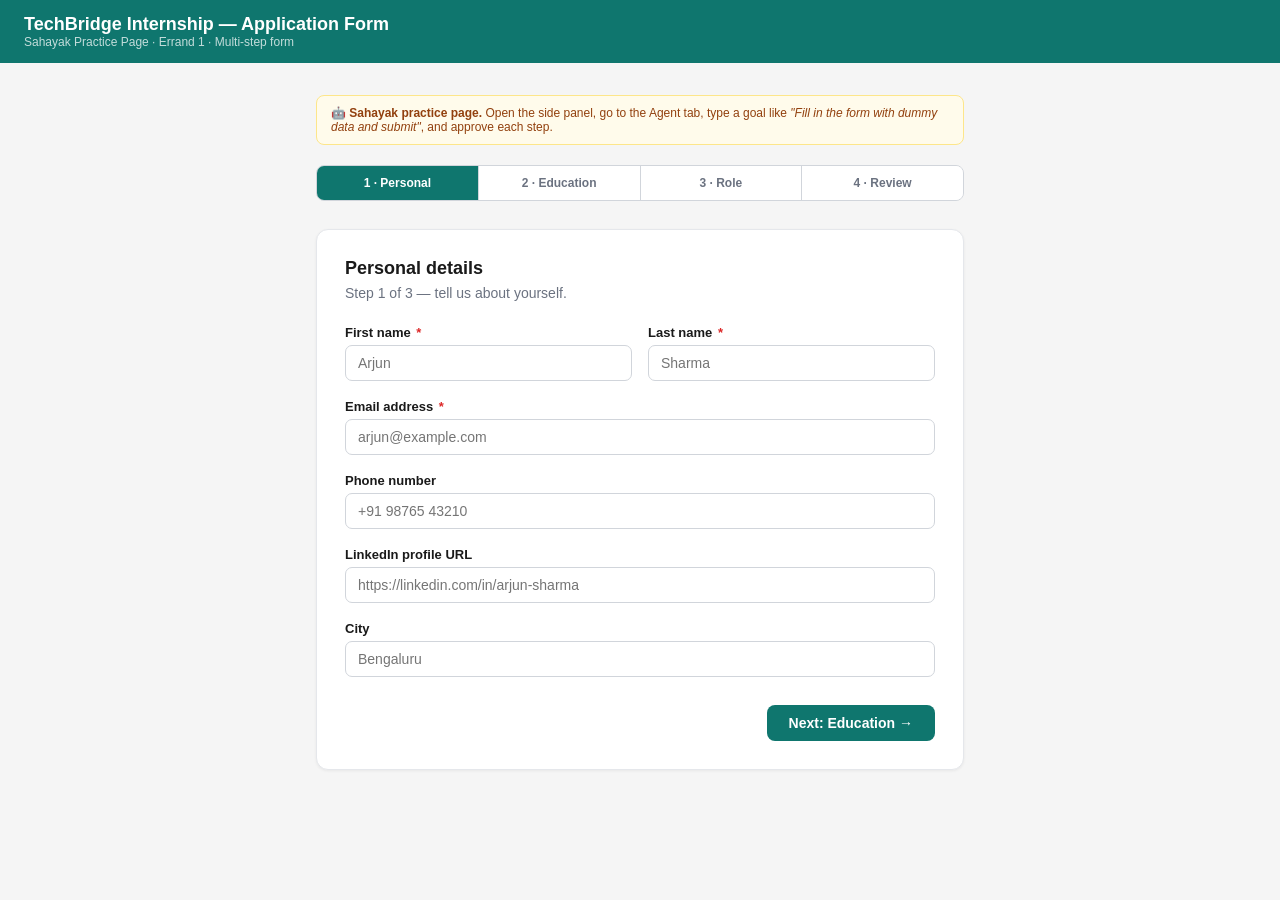
<file: extension/test-pages/form.html>
<!DOCTYPE html>
<html lang="en">
<head>
  <meta charset="UTF-8" />
  <meta name="viewport" content="width=device-width, initial-scale=1" />
  <title>Sahayak Practice — Internship Application Form</title>
  <style>
    *, *::before, *::after { box-sizing: border-box; }

    body {
      margin: 0;
      font-family: -apple-system, BlinkMacSystemFont, "Segoe UI", Roboto, Arial, sans-serif;
      background: #f5f5f5;
      color: #1a1a1a;
      min-height: 100vh;
    }

    header {
      background: #0f766e;
      color: #fff;
      padding: 14px 24px;
      display: flex;
      align-items: center;
      gap: 12px;
    }
    header h1 { margin: 0; font-size: 18px; font-weight: 700; }
    header p  { margin: 0; font-size: 12px; opacity: .75; }

    .container {
      max-width: 680px;
      margin: 32px auto;
      padding: 0 16px 48px;
    }

    /* Step indicator */
    .steps {
      display: flex;
      gap: 0;
      margin-bottom: 28px;
      border-radius: 8px;
      overflow: hidden;
      border: 1px solid #d1d5db;
    }
    .step {
      flex: 1;
      padding: 10px 6px;
      text-align: center;
      font-size: 12px;
      font-weight: 600;
      background: #fff;
      color: #6b7280;
      border-right: 1px solid #d1d5db;
      cursor: default;
    }
    .step:last-child { border-right: none; }
    .step.active   { background: #0f766e; color: #fff; }
    .step.done     { background: #d1fae5; color: #065f46; }

    /* Card */
    .card {
      background: #fff;
      border: 1px solid #e5e7eb;
      border-radius: 12px;
      padding: 28px;
      box-shadow: 0 1px 3px rgba(0,0,0,.06);
    }
    .card h2 { margin: 0 0 6px; font-size: 18px; }
    .card .subtitle { margin: 0 0 24px; color: #6b7280; font-size: 14px; }

    /* Form fields */
    .field { margin-bottom: 18px; }
    label  { display: block; font-size: 13px; font-weight: 600; margin-bottom: 5px; }
    label .req { color: #dc2626; margin-left: 2px; }

    input[type="text"],
    input[type="email"],
    input[type="tel"],
    input[type="url"],
    input[type="number"],
    select,
    textarea {
      width: 100%;
      padding: 9px 12px;
      border: 1px solid #d1d5db;
      border-radius: 7px;
      font-size: 14px;
      font-family: inherit;
      color: #111;
      background: #fff;
      outline: none;
      transition: border-color .15s;
    }
    input:focus, select:focus, textarea:focus {
      border-color: #0f766e;
      box-shadow: 0 0 0 3px rgba(15,118,110,.12);
    }
    textarea { resize: vertical; min-height: 90px; }

    .row-2 { display: grid; grid-template-columns: 1fr 1fr; gap: 16px; }

    .hint { margin: 4px 0 0; font-size: 12px; color: #6b7280; }

    input[type="file"] {
      padding: 7px 10px;
      background: #f9fafb;
      cursor: pointer;
    }

    /* Checkbox / radio group */
    .check-group { display: flex; flex-direction: column; gap: 8px; }
    .check-row   { display: flex; align-items: center; gap: 8px; font-size: 14px; }
    .check-row input { width: auto; }

    /* Buttons */
    .btn-row {
      display: flex;
      justify-content: flex-end;
      gap: 12px;
      margin-top: 28px;
    }
    button {
      padding: 10px 22px;
      border-radius: 8px;
      font-size: 14px;
      font-weight: 600;
      cursor: pointer;
      border: none;
      transition: opacity .15s;
    }
    button:hover { opacity: .88; }
    .btn-primary   { background: #0f766e; color: #fff; }
    .btn-secondary { background: #f3f4f6; color: #374151; border: 1px solid #d1d5db; }
    .btn-submit    { background: #059669; color: #fff; }

    /* Hidden steps */
    .page { display: none; }
    .page.active { display: block; }

    /* Success */
    #success {
      display: none;
      text-align: center;
      padding: 40px 20px;
    }
    #success .checkmark {
      font-size: 56px;
      margin-bottom: 12px;
    }
    #success h2 { margin: 0 0 8px; font-size: 22px; color: #065f46; }
    #success p  { color: #374151; margin: 0 0 20px; font-size: 14px; }
    .btn-reset { background: #0f766e; color: #fff; }

    /* Field summary on review */
    .summary-table { width: 100%; border-collapse: collapse; font-size: 13px; }
    .summary-table th, .summary-table td {
      text-align: left;
      padding: 8px 10px;
      border-bottom: 1px solid #f3f4f6;
    }
    .summary-table th { color: #6b7280; font-weight: 600; width: 38%; }
    .summary-table td { color: #111; font-weight: 400; }

    /* Notice banner for Sahayak */
    .practice-banner {
      background: #fffbeb;
      border: 1px solid #fde68a;
      border-radius: 8px;
      padding: 10px 14px;
      font-size: 12px;
      color: #92400e;
      margin-bottom: 20px;
    }
  </style>
</head>
<body>

<header>
  <div>
    <h1>TechBridge Internship — Application Form</h1>
    <p>Sahayak Practice Page · Errand 1 · Multi-step form</p>
  </div>
</header>

<div class="container">

  <div class="practice-banner">
    🤖 <strong>Sahayak practice page.</strong> Open the side panel, go to the Agent tab, type a goal like
    <em>"Fill in the form with dummy data and submit"</em>, and approve each step.
  </div>

  <div class="steps">
    <div class="step active" id="step-dot-1">1 · Personal</div>
    <div class="step"        id="step-dot-2">2 · Education</div>
    <div class="step"        id="step-dot-3">3 · Role</div>
    <div class="step"        id="step-dot-4">4 · Review</div>
  </div>

  <div class="card">

    <!-- ── PAGE 1: Personal details ── -->
    <div class="page active" id="page-1">
      <h2>Personal details</h2>
      <p class="subtitle">Step 1 of 3 — tell us about yourself.</p>

      <div class="row-2">
        <div class="field">
          <label for="first-name">First name <span class="req">*</span></label>
          <input id="first-name" name="firstName" type="text" placeholder="Arjun" autocomplete="given-name" />
        </div>
        <div class="field">
          <label for="last-name">Last name <span class="req">*</span></label>
          <input id="last-name" name="lastName" type="text" placeholder="Sharma" autocomplete="family-name" />
        </div>
      </div>

      <div class="field">
        <label for="email">Email address <span class="req">*</span></label>
        <input id="email" name="email" type="email" placeholder="arjun@example.com" autocomplete="email" />
      </div>

      <div class="field">
        <label for="phone">Phone number</label>
        <input id="phone" name="phone" type="tel" placeholder="+91 98765 43210" autocomplete="tel" />
      </div>

      <div class="field">
        <label for="linkedin">LinkedIn profile URL</label>
        <input id="linkedin" name="linkedin" type="url" placeholder="https://linkedin.com/in/arjun-sharma" />
      </div>

      <div class="field">
        <label for="city">City</label>
        <input id="city" name="city" type="text" placeholder="Bengaluru" autocomplete="address-level2" />
      </div>

      <div class="btn-row">
        <button class="btn-primary" id="next-1" type="button">Next: Education →</button>
      </div>
    </div>

    <!-- ── PAGE 2: Education ── -->
    <div class="page" id="page-2">
      <h2>Education</h2>
      <p class="subtitle">Step 2 of 3 — your academic background.</p>

      <div class="field">
        <label for="college">College / University <span class="req">*</span></label>
        <input id="college" name="college" type="text" placeholder="IIT Bombay" />
      </div>

      <div class="row-2">
        <div class="field">
          <label for="degree">Degree</label>
          <select id="degree" name="degree">
            <option value="">Select degree…</option>
            <option value="btech">B.Tech / B.E.</option>
            <option value="bsc">B.Sc</option>
            <option value="bca">BCA</option>
            <option value="mtech">M.Tech / M.E.</option>
            <option value="msc">M.Sc</option>
            <option value="mba">MBA</option>
            <option value="phd">Ph.D</option>
            <option value="other">Other</option>
          </select>
        </div>
        <div class="field">
          <label for="grad-year">Expected graduation year</label>
          <input id="grad-year" name="gradYear" type="number" min="2024" max="2030" placeholder="2026" />
        </div>
      </div>

      <div class="field">
        <label for="gpa">CGPA / Percentage</label>
        <input id="gpa" name="gpa" type="text" placeholder="8.4 / 10 or 84%" />
      </div>

      <div class="field">
        <label for="resume">Upload résumé (PDF)</label>
        <input id="resume" name="resume" type="file" accept=".pdf,.doc,.docx" />
        <p class="hint">Max 5 MB · PDF, DOC, or DOCX</p>
      </div>

      <div class="btn-row">
        <button class="btn-secondary" id="back-2" type="button">← Back</button>
        <button class="btn-primary"   id="next-2" type="button">Next: Role →</button>
      </div>
    </div>

    <!-- ── PAGE 3: Role preferences ── -->
    <div class="page" id="page-3">
      <h2>Role preferences</h2>
      <p class="subtitle">Step 3 of 3 — tell us what you're looking for.</p>

      <div class="field">
        <label for="role">Preferred role <span class="req">*</span></label>
        <select id="role" name="role">
          <option value="">Select a role…</option>
          <option value="swe">Software Engineering</option>
          <option value="ds">Data Science / ML</option>
          <option value="design">Product Design</option>
          <option value="pm">Product Management</option>
          <option value="marketing">Marketing</option>
          <option value="ops">Operations</option>
        </select>
      </div>

      <div class="field">
        <label>Internship duration</label>
        <div class="check-group">
          <label class="check-row">
            <input type="radio" name="duration" value="2m" /> 2 months
          </label>
          <label class="check-row">
            <input type="radio" name="duration" value="3m" checked /> 3 months
          </label>
          <label class="check-row">
            <input type="radio" name="duration" value="6m" /> 6 months
          </label>
        </div>
      </div>

      <div class="field">
        <label>Work mode</label>
        <div class="check-group">
          <label class="check-row">
            <input type="checkbox" id="remote"  name="mode" value="remote" checked /> Remote
          </label>
          <label class="check-row">
            <input type="checkbox" id="hybrid"  name="mode" value="hybrid"  />  Hybrid
          </label>
          <label class="check-row">
            <input type="checkbox" id="onsite"  name="mode" value="onsite"  />  On-site
          </label>
        </div>
      </div>

      <div class="field">
        <label for="start-date">Earliest start date</label>
        <input id="start-date" name="startDate" type="text" placeholder="e.g. June 2025" />
      </div>

      <div class="field">
        <label for="cover">Cover letter / motivation (optional)</label>
        <textarea id="cover" name="cover" placeholder="Tell us why you want this internship…"></textarea>
      </div>

      <div class="field">
        <label for="referral">Referral code (if any)</label>
        <input id="referral" name="referral" type="text" placeholder="REF-XXXX" />
      </div>

      <div class="btn-row">
        <button class="btn-secondary" id="back-3"   type="button">← Back</button>
        <button class="btn-primary"   id="review-btn" type="button">Review →</button>
      </div>
    </div>

    <!-- ── PAGE 4: Review ── -->
    <div class="page" id="page-4">
      <h2>Review your application</h2>
      <p class="subtitle">Check everything before submitting.</p>

      <table class="summary-table" id="review-table">
        <!-- filled by JS -->
      </table>

      <div class="btn-row">
        <button class="btn-secondary" id="back-4"  type="button">← Edit</button>
        <button class="btn-submit"    id="submit-btn" type="button">Submit application</button>
      </div>
    </div>

  </div><!-- /card -->

  <!-- ── SUCCESS ── -->
  <div id="success" class="card">
    <div class="checkmark">✅</div>
    <h2>Application submitted!</h2>
    <p>This is a practice page — nothing was sent anywhere. Well done on completing the errand.</p>
    <button class="btn-reset" id="reset-btn" type="button">Start over</button>
  </div>

</div><!-- /container -->

<script>
  /* ── helpers ── */
  const $ = (id) => document.getElementById(id);

  function goTo(n) {
    document.querySelectorAll('.page').forEach((p, i) => {
      p.classList.toggle('active', i === n - 1);
    });
    // step dots
    document.querySelectorAll('.step').forEach((s, i) => {
      s.classList.remove('active', 'done');
      if (i + 1 === n)  s.classList.add('active');
      if (i + 1 < n)    s.classList.add('done');
    });
    window.scrollTo({ top: 0, behavior: 'smooth' });
  }

  /* ── navigation ── */
  $('next-1').addEventListener('click', () => goTo(2));
  $('back-2').addEventListener('click', () => goTo(1));
  $('next-2').addEventListener('click', () => goTo(3));
  $('back-3').addEventListener('click', () => goTo(2));
  $('back-4').addEventListener('click', () => goTo(3));

  $('review-btn').addEventListener('click', () => {
    buildReview();
    goTo(4);
  });

  $('submit-btn').addEventListener('click', () => {
    document.querySelector('.card').style.display = 'none';
    document.querySelector('.steps').style.display = 'none';
    $('success').style.display = 'block';
  });

  $('reset-btn').addEventListener('click', () => {
    document.querySelectorAll('input[type=text], input[type=email], input[type=tel], input[type=url], input[type=number], textarea')
      .forEach((el) => (el.value = ''));
    document.querySelectorAll('select').forEach((el) => (el.selectedIndex = 0));
    document.querySelectorAll('input[type=checkbox]').forEach((el) => (el.checked = el.defaultChecked));
    document.querySelectorAll('input[type=radio]').forEach((el)   => (el.checked = el.defaultChecked));
    document.querySelector('.card').style.display = '';
    document.querySelector('.steps').style.display = '';
    $('success').style.display = 'none';
    goTo(1);
  });

  /* ── review table ── */
  function val(id) {
    const el = $(id);
    return el ? el.value.trim() || '—' : '—';
  }
  function selectedCheckboxes(name) {
    const checked = [...document.querySelectorAll(`input[name="${name}"]:checked`)];
    return checked.map((c) => c.value).join(', ') || '—';
  }
  function selectedRadio(name) {
    const el = document.querySelector(`input[name="${name}"]:checked`);
    return el ? el.value : '—';
  }

  function buildReview() {
    const rows = [
      ['First name',     val('first-name')],
      ['Last name',      val('last-name')],
      ['Email',          val('email')],
      ['Phone',          val('phone')],
      ['LinkedIn',       val('linkedin')],
      ['City',           val('city')],
      ['College',        val('college')],
      ['Degree',         val('degree')],
      ['Grad year',      val('grad-year')],
      ['CGPA / %',       val('gpa')],
      ['Preferred role', val('role')],
      ['Duration',       selectedRadio('duration')],
      ['Work mode',      selectedCheckboxes('mode')],
      ['Start date',     val('start-date')],
      ['Cover letter',   val('cover') === '—' ? '(none)' : '✓ written'],
      ['Referral code',  val('referral')],
    ];
    const tbody = rows.map(([k, v]) =>
      `<tr><th>${k}</th><td>${v}</td></tr>`
    ).join('');
    $('review-table').innerHTML = `<tbody>${tbody}</tbody>`;
  }
</script>
</body>
</html>
</file>
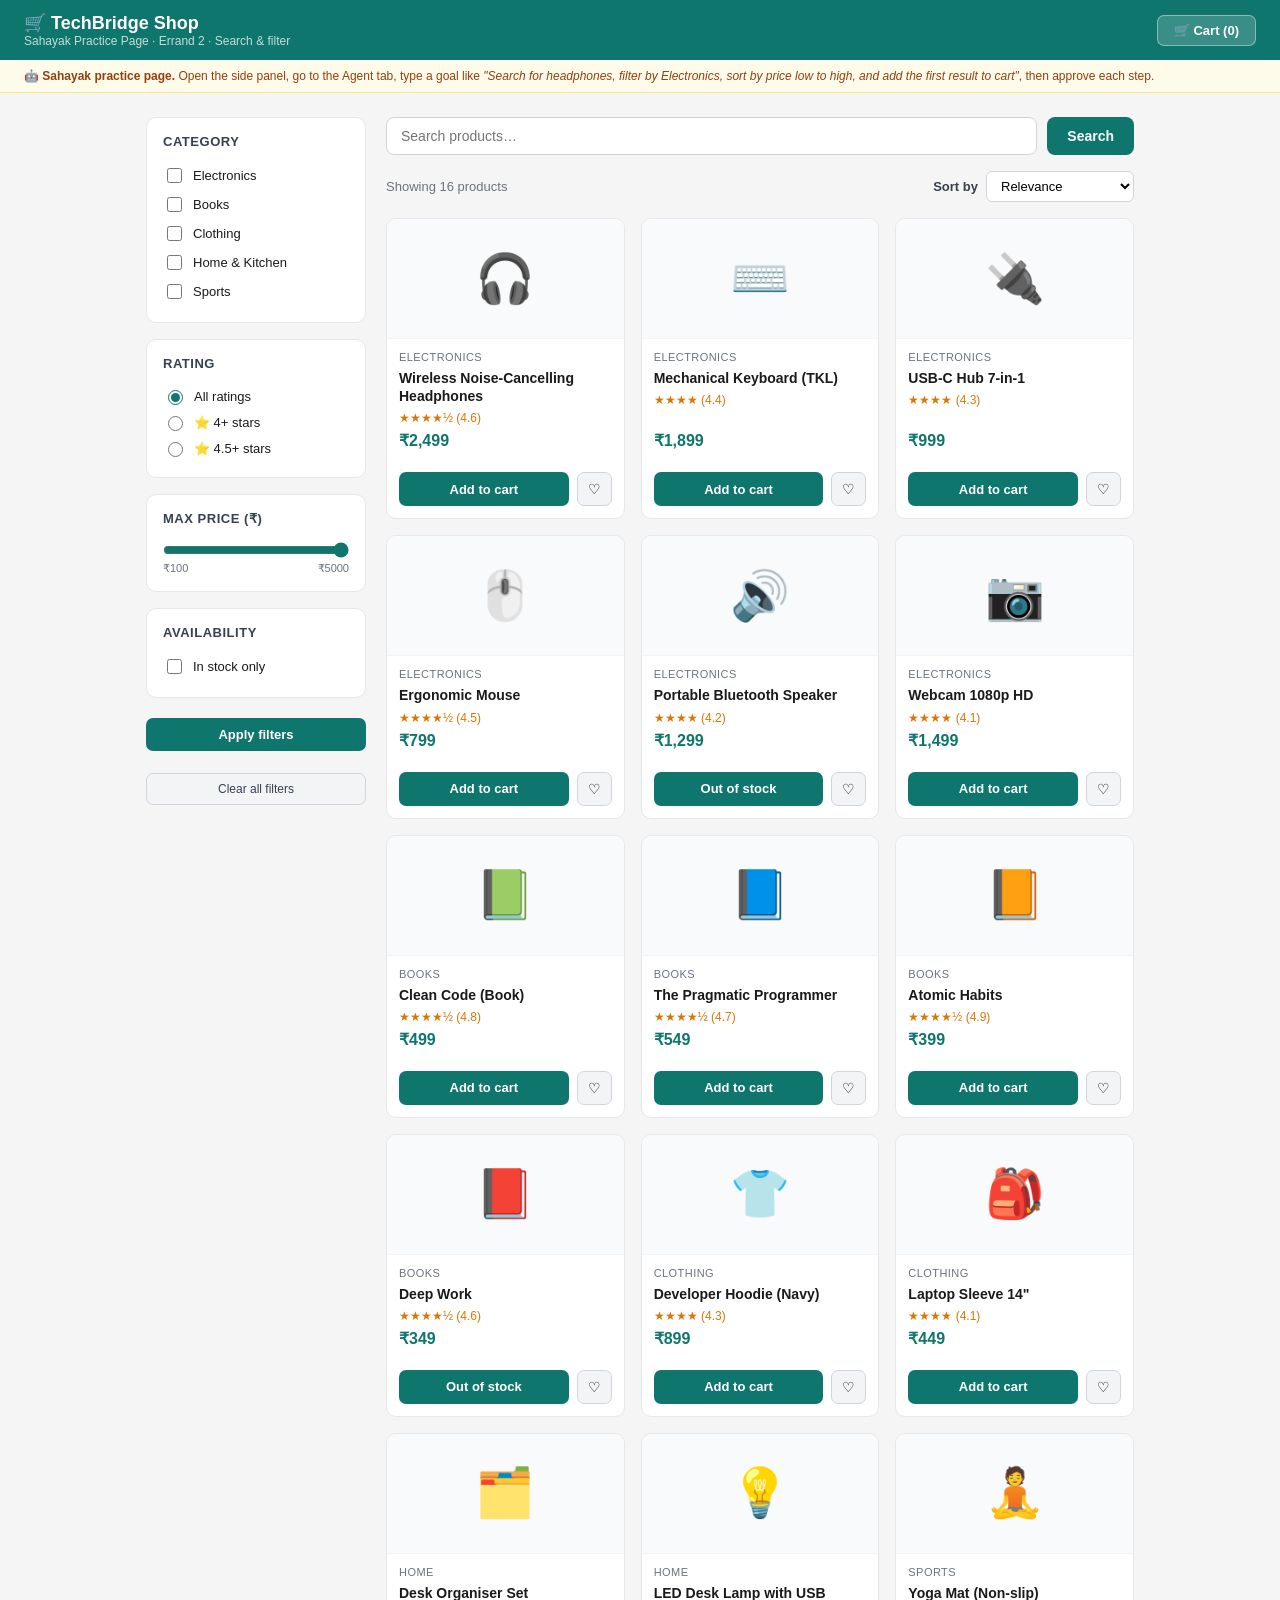
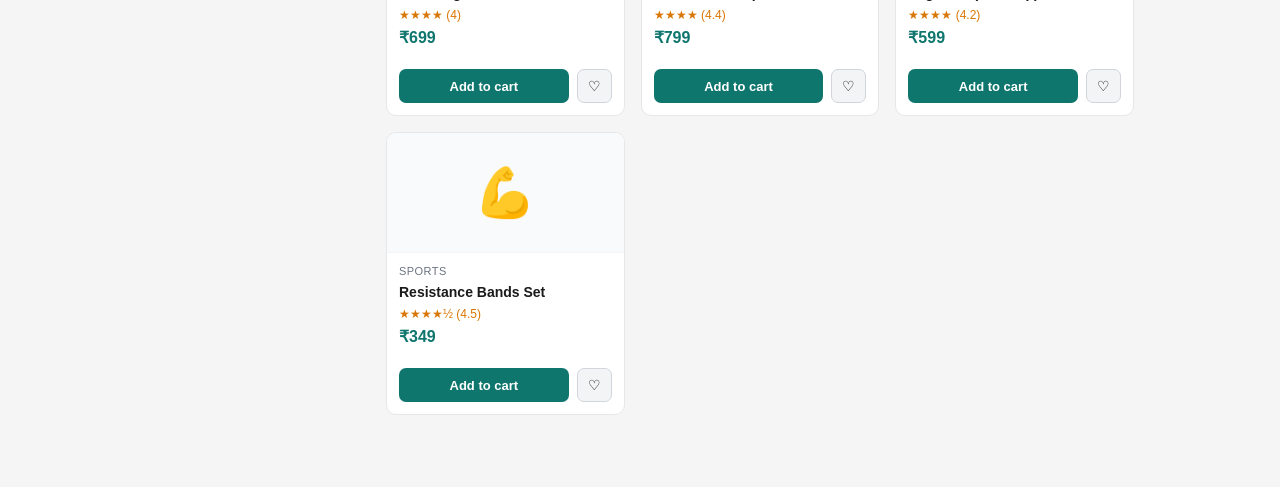
<file: extension/test-pages/shop.html>
<!DOCTYPE html>
<html lang="en">
<head>
  <meta charset="UTF-8" />
  <meta name="viewport" content="width=device-width, initial-scale=1" />
  <title>Sahayak Practice — TechBridge Shop</title>
  <style>
    *, *::before, *::after { box-sizing: border-box; }

    body {
      margin: 0;
      font-family: -apple-system, BlinkMacSystemFont, "Segoe UI", Roboto, Arial, sans-serif;
      background: #f5f5f5;
      color: #1a1a1a;
      min-height: 100vh;
    }

    /* ── Header ── */
    header {
      background: #0f766e;
      color: #fff;
      padding: 12px 24px;
      display: flex;
      align-items: center;
      justify-content: space-between;
      flex-wrap: wrap;
      gap: 8px;
    }
    header h1 { margin: 0; font-size: 18px; font-weight: 700; }
    header p  { margin: 0; font-size: 12px; opacity: .75; }
    .cart-btn {
      background: rgba(255,255,255,.18);
      border: 1px solid rgba(255,255,255,.4);
      color: #fff;
      padding: 7px 16px;
      border-radius: 7px;
      font-size: 13px;
      font-weight: 600;
      cursor: pointer;
    }
    .cart-btn:hover { background: rgba(255,255,255,.28); }

    /* ── Practice banner ── */
    .practice-banner {
      background: #fffbeb;
      border-bottom: 1px solid #fde68a;
      padding: 9px 24px;
      font-size: 12px;
      color: #92400e;
    }

    /* ── Layout ── */
    .layout {
      display: grid;
      grid-template-columns: 220px 1fr;
      gap: 20px;
      max-width: 1020px;
      margin: 24px auto;
      padding: 0 16px 48px;
    }
    @media (max-width: 640px) {
      .layout { grid-template-columns: 1fr; }
    }

    /* ── Sidebar filters ── */
    .sidebar { display: flex; flex-direction: column; gap: 16px; }

    .filter-card {
      background: #fff;
      border: 1px solid #e5e7eb;
      border-radius: 10px;
      padding: 16px;
    }
    .filter-card h3 {
      margin: 0 0 12px;
      font-size: 13px;
      font-weight: 700;
      text-transform: uppercase;
      letter-spacing: .04em;
      color: #374151;
    }

    .filter-card label {
      display: flex;
      align-items: center;
      gap: 8px;
      font-size: 13px;
      padding: 4px 0;
      cursor: pointer;
    }
    .filter-card input[type="checkbox"],
    .filter-card input[type="radio"] { width: 15px; height: 15px; accent-color: #0f766e; }

    select.filter-select {
      width: 100%;
      padding: 8px 10px;
      border: 1px solid #d1d5db;
      border-radius: 7px;
      font-size: 13px;
      background: #fff;
      cursor: pointer;
    }
    select.filter-select:focus { outline: none; border-color: #0f766e; }

    input[type="range"] {
      width: 100%;
      accent-color: #0f766e;
      margin: 4px 0 2px;
    }
    .range-labels { display: flex; justify-content: space-between; font-size: 11px; color: #6b7280; }

    .btn-apply {
      width: 100%;
      padding: 9px;
      background: #0f766e;
      color: #fff;
      border: none;
      border-radius: 7px;
      font-size: 13px;
      font-weight: 600;
      cursor: pointer;
      margin-top: 4px;
    }
    .btn-apply:hover { background: #115e59; }

    .btn-clear {
      width: 100%;
      padding: 8px;
      background: #f3f4f6;
      color: #374151;
      border: 1px solid #d1d5db;
      border-radius: 7px;
      font-size: 12px;
      cursor: pointer;
      margin-top: 6px;
    }

    /* ── Main area ── */
    .main { display: flex; flex-direction: column; gap: 16px; }

    /* Search bar */
    .search-bar {
      display: flex;
      gap: 10px;
    }
    .search-bar input {
      flex: 1;
      padding: 10px 14px;
      border: 1px solid #d1d5db;
      border-radius: 8px;
      font-size: 14px;
      outline: none;
    }
    .search-bar input:focus { border-color: #0f766e; box-shadow: 0 0 0 3px rgba(15,118,110,.1); }
    .btn-search {
      padding: 10px 20px;
      background: #0f766e;
      color: #fff;
      border: none;
      border-radius: 8px;
      font-size: 14px;
      font-weight: 600;
      cursor: pointer;
    }
    .btn-search:hover { background: #115e59; }

    /* Toolbar */
    .toolbar {
      display: flex;
      align-items: center;
      justify-content: space-between;
      gap: 10px;
      flex-wrap: wrap;
    }
    #results-count { font-size: 13px; color: #6b7280; }
    .sort-row { display: flex; align-items: center; gap: 8px; font-size: 13px; }
    .sort-row label { color: #374151; font-weight: 600; white-space: nowrap; }
    .sort-row select {
      padding: 6px 10px;
      border: 1px solid #d1d5db;
      border-radius: 6px;
      font-size: 13px;
      background: #fff;
    }

    /* Product grid */
    .grid {
      display: grid;
      grid-template-columns: repeat(auto-fill, minmax(200px, 1fr));
      gap: 16px;
    }

    .product-card {
      background: #fff;
      border: 1px solid #e5e7eb;
      border-radius: 10px;
      overflow: hidden;
      display: flex;
      flex-direction: column;
      transition: box-shadow .15s;
    }
    .product-card:hover { box-shadow: 0 4px 12px rgba(0,0,0,.09); }

    .product-img {
      height: 120px;
      display: flex;
      align-items: center;
      justify-content: center;
      font-size: 48px;
      background: #f9fafb;
      border-bottom: 1px solid #f3f4f6;
    }

    .product-body { padding: 12px; flex: 1; display: flex; flex-direction: column; gap: 6px; }
    .product-name { font-size: 14px; font-weight: 600; line-height: 1.3; }
    .product-category {
      font-size: 11px;
      color: #6b7280;
      text-transform: uppercase;
      letter-spacing: .04em;
    }
    .product-rating { font-size: 12px; color: #d97706; }
    .product-price { font-size: 16px; font-weight: 700; color: #0f766e; margin-top: auto; }

    .product-footer {
      padding: 10px 12px 12px;
      display: flex;
      gap: 8px;
    }
    .btn-cart {
      flex: 1;
      padding: 8px;
      background: #0f766e;
      color: #fff;
      border: none;
      border-radius: 7px;
      font-size: 13px;
      font-weight: 600;
      cursor: pointer;
    }
    .btn-cart:hover { background: #115e59; }
    .btn-wishlist {
      padding: 8px 10px;
      background: #f3f4f6;
      border: 1px solid #d1d5db;
      border-radius: 7px;
      font-size: 14px;
      cursor: pointer;
    }

    /* Empty state */
    .empty {
      grid-column: 1 / -1;
      text-align: center;
      padding: 48px 20px;
      color: #6b7280;
    }
    .empty .emoji { font-size: 40px; display: block; margin-bottom: 8px; }

    /* Cart panel */
    #cart-panel {
      display: none;
      position: fixed;
      top: 0; right: 0;
      width: 320px;
      height: 100vh;
      background: #fff;
      border-left: 1px solid #e5e7eb;
      box-shadow: -4px 0 16px rgba(0,0,0,.08);
      z-index: 999;
      flex-direction: column;
    }
    #cart-panel.open { display: flex; }
    .cart-header {
      padding: 16px 20px;
      border-bottom: 1px solid #e5e7eb;
      display: flex;
      justify-content: space-between;
      align-items: center;
    }
    .cart-header h2 { margin: 0; font-size: 16px; }
    .cart-close { background: none; border: none; font-size: 20px; cursor: pointer; color: #6b7280; }
    .cart-items { flex: 1; overflow-y: auto; padding: 16px; display: flex; flex-direction: column; gap: 12px; }
    .cart-item {
      display: flex;
      gap: 10px;
      align-items: flex-start;
      padding-bottom: 12px;
      border-bottom: 1px solid #f3f4f6;
    }
    .cart-item-emoji { font-size: 28px; }
    .cart-item-info { flex: 1; }
    .cart-item-name  { font-size: 13px; font-weight: 600; }
    .cart-item-price { font-size: 13px; color: #0f766e; font-weight: 700; }
    .cart-empty-msg  { text-align: center; color: #9ca3af; font-size: 13px; padding: 24px 0; }
    .cart-footer {
      padding: 16px 20px;
      border-top: 1px solid #e5e7eb;
    }
    .cart-total { font-size: 15px; font-weight: 700; margin-bottom: 12px; }
    .btn-checkout {
      width: 100%;
      padding: 11px;
      background: #059669;
      color: #fff;
      border: none;
      border-radius: 8px;
      font-size: 14px;
      font-weight: 700;
      cursor: pointer;
    }
    .btn-checkout:hover { background: #047857; }

    /* Toast */
    #toast {
      position: fixed;
      bottom: 24px;
      left: 50%;
      transform: translateX(-50%) translateY(80px);
      background: #1f2937;
      color: #fff;
      padding: 10px 20px;
      border-radius: 8px;
      font-size: 13px;
      font-weight: 600;
      opacity: 0;
      transition: transform .25s, opacity .25s;
      pointer-events: none;
      z-index: 1000;
      white-space: nowrap;
    }
    #toast.show {
      transform: translateX(-50%) translateY(0);
      opacity: 1;
    }

    /* Order success */
    #order-success {
      display: none;
      text-align: center;
      padding: 60px 24px;
    }
    #order-success .big { font-size: 56px; margin-bottom: 8px; }
    #order-success h2   { margin: 0 0 8px; color: #065f46; }
    #order-success p    { color: #374151; font-size: 14px; margin: 0 0 20px; }
    .btn-start-over {
      background: #0f766e;
      color: #fff;
      border: none;
      padding: 10px 22px;
      border-radius: 8px;
      font-size: 14px;
      font-weight: 600;
      cursor: pointer;
    }
  </style>
</head>
<body>

<header>
  <div>
    <h1>🛒 TechBridge Shop</h1>
    <p>Sahayak Practice Page · Errand 2 · Search &amp; filter</p>
  </div>
  <button class="cart-btn" id="open-cart">🛒 Cart (<span id="cart-count">0</span>)</button>
</header>

<div class="practice-banner">
  🤖 <strong>Sahayak practice page.</strong> Open the side panel, go to the Agent tab, type a goal like
  <em>"Search for headphones, filter by Electronics, sort by price low to high, and add the first result to cart"</em>,
  then approve each step.
</div>

<div class="layout" id="main-layout">

  <!-- ── Sidebar ── -->
  <aside class="sidebar">

    <div class="filter-card">
      <h3>Category</h3>
      <label><input type="checkbox" name="cat" value="electronics" id="cat-electronics" /> Electronics</label>
      <label><input type="checkbox" name="cat" value="books"       id="cat-books"       /> Books</label>
      <label><input type="checkbox" name="cat" value="clothing"    id="cat-clothing"    /> Clothing</label>
      <label><input type="checkbox" name="cat" value="home"        id="cat-home"        /> Home &amp; Kitchen</label>
      <label><input type="checkbox" name="cat" value="sports"      id="cat-sports"      /> Sports</label>
    </div>

    <div class="filter-card">
      <h3>Rating</h3>
      <label><input type="radio" name="rating" value=""    checked /> All ratings</label>
      <label><input type="radio" name="rating" value="4"          /> ⭐ 4+ stars</label>
      <label><input type="radio" name="rating" value="4.5"        /> ⭐ 4.5+ stars</label>
    </div>

    <div class="filter-card">
      <h3>Max price (₹)</h3>
      <input type="range" id="price-range" min="100" max="5000" step="100" value="5000" />
      <div class="range-labels">
        <span>₹100</span>
        <span id="price-label">₹5000</span>
      </div>
    </div>

    <div class="filter-card">
      <h3>Availability</h3>
      <label><input type="checkbox" id="in-stock" name="inStock" /> In stock only</label>
    </div>

    <button class="btn-apply" id="btn-apply-filters">Apply filters</button>
    <button class="btn-clear" id="btn-clear-filters">Clear all filters</button>

  </aside>

  <!-- ── Main ── -->
  <div class="main">

    <div class="search-bar">
      <input id="search-input" type="text" placeholder="Search products…" autocomplete="off" />
      <button class="btn-search" id="btn-search">Search</button>
    </div>

    <div class="toolbar">
      <span id="results-count">Showing 12 products</span>
      <div class="sort-row">
        <label for="sort-select">Sort by</label>
        <select id="sort-select">
          <option value="default">Relevance</option>
          <option value="price-asc">Price: Low to High</option>
          <option value="price-desc">Price: High to Low</option>
          <option value="rating">Top rated</option>
          <option value="name">Name A–Z</option>
        </select>
      </div>
    </div>

    <div class="grid" id="product-grid">
      <!-- filled by JS -->
    </div>

  </div>
</div>

<!-- Order success overlay -->
<div id="order-success" class="layout" style="max-width:480px">
  <div class="big">🎉</div>
  <h2>Order placed!</h2>
  <p>This is a practice page — no real order was made. Well done on completing the errand.</p>
  <button class="btn-start-over" id="btn-start-over">Back to shop</button>
</div>

<!-- Cart panel -->
<div id="cart-panel">
  <div class="cart-header">
    <h2>Your cart</h2>
    <button class="cart-close" id="close-cart" aria-label="Close cart">✕</button>
  </div>
  <div class="cart-items" id="cart-items">
    <p class="cart-empty-msg" id="cart-empty">Your cart is empty.</p>
  </div>
  <div class="cart-footer">
    <div class="cart-total" id="cart-total">Total: ₹0</div>
    <button class="btn-checkout" id="btn-checkout">Proceed to checkout</button>
  </div>
</div>

<!-- Toast notification -->
<div id="toast"></div>

<script>
  /* ── Product catalogue ── */
  const PRODUCTS = [
    { id:1,  name:"Wireless Noise-Cancelling Headphones", category:"electronics", price:2499, rating:4.6, stock:true,  emoji:"🎧" },
    { id:2,  name:"Mechanical Keyboard (TKL)",            category:"electronics", price:1899, rating:4.4, stock:true,  emoji:"⌨️" },
    { id:3,  name:"USB-C Hub 7-in-1",                    category:"electronics", price:999,  rating:4.3, stock:true,  emoji:"🔌" },
    { id:4,  name:"Ergonomic Mouse",                     category:"electronics", price:799,  rating:4.5, stock:true,  emoji:"🖱️" },
    { id:5,  name:"Portable Bluetooth Speaker",          category:"electronics", price:1299, rating:4.2, stock:false, emoji:"🔊" },
    { id:6,  name:"Webcam 1080p HD",                     category:"electronics", price:1499, rating:4.1, stock:true,  emoji:"📷" },
    { id:7,  name:"Clean Code (Book)",                   category:"books",       price:499,  rating:4.8, stock:true,  emoji:"📗" },
    { id:8,  name:"The Pragmatic Programmer",            category:"books",       price:549,  rating:4.7, stock:true,  emoji:"📘" },
    { id:9,  name:"Atomic Habits",                       category:"books",       price:399,  rating:4.9, stock:true,  emoji:"📙" },
    { id:10, name:"Deep Work",                           category:"books",       price:349,  rating:4.6, stock:false, emoji:"📕" },
    { id:11, name:"Developer Hoodie (Navy)",             category:"clothing",    price:899,  rating:4.3, stock:true,  emoji:"👕" },
    { id:12, name:"Laptop Sleeve 14\"",                  category:"clothing",    price:449,  rating:4.1, stock:true,  emoji:"🎒" },
    { id:13, name:"Desk Organiser Set",                  category:"home",        price:699,  rating:4.0, stock:true,  emoji:"🗂️" },
    { id:14, name:"LED Desk Lamp with USB",              category:"home",        price:799,  rating:4.4, stock:true,  emoji:"💡" },
    { id:15, name:"Yoga Mat (Non-slip)",                 category:"sports",      price:599,  rating:4.2, stock:true,  emoji:"🧘" },
    { id:16, name:"Resistance Bands Set",                category:"sports",      price:349,  rating:4.5, stock:true,  emoji:"💪" },
  ];

  /* ── State ── */
  let cart = [];
  let filtered = [...PRODUCTS];

  /* ── Helpers ── */
  const $ = (id) => document.getElementById(id);

  function showToast(msg) {
    const t = $('toast');
    t.textContent = msg;
    t.classList.add('show');
    setTimeout(() => t.classList.remove('show'), 2200);
  }

  function stars(r) {
    const full = Math.floor(r);
    const half = r - full >= 0.5 ? '½' : '';
    return '★'.repeat(full) + half + ` (${r})`;
  }

  /* ── Render products ── */
  function renderGrid(products) {
    const grid = $('product-grid');
    $('results-count').textContent = `Showing ${products.length} product${products.length === 1 ? '' : 's'}`;

    if (!products.length) {
      grid.innerHTML = '<div class="empty"><span class="emoji">🔍</span>No products match your filters.</div>';
      return;
    }

    grid.innerHTML = products.map((p) => `
      <div class="product-card" data-id="${p.id}">
        <div class="product-img">${p.emoji}</div>
        <div class="product-body">
          <div class="product-category">${p.category}</div>
          <div class="product-name">${p.name}</div>
          <div class="product-rating">${stars(p.rating)}</div>
          <div class="product-price">₹${p.price.toLocaleString('en-IN')}</div>
        </div>
        <div class="product-footer">
          <button class="btn-cart" data-id="${p.id}" ${p.stock ? '' : 'disabled title="Out of stock"'}>
            ${p.stock ? 'Add to cart' : 'Out of stock'}
          </button>
          <button class="btn-wishlist" title="Save for later">♡</button>
        </div>
      </div>
    `).join('');

    // Wire add-to-cart buttons
    grid.querySelectorAll('.btn-cart:not([disabled])').forEach((btn) => {
      btn.addEventListener('click', () => addToCart(Number(btn.dataset.id)));
    });
  }

  /* ── Filtering & sorting ── */
  function applyFiltersAndSort() {
    const query   = $('search-input').value.trim().toLowerCase();
    const cats    = [...document.querySelectorAll('input[name="cat"]:checked')].map((c) => c.value);
    const minRating = parseFloat(document.querySelector('input[name="rating"]:checked')?.value || '0') || 0;
    const maxPrice  = parseInt($('price-range').value, 10);
    const inStock   = $('in-stock').checked;
    const sort      = $('sort-select').value;

    filtered = PRODUCTS.filter((p) => {
      if (query && !p.name.toLowerCase().includes(query) && !p.category.includes(query)) return false;
      if (cats.length && !cats.includes(p.category)) return false;
      if (p.rating < minRating) return false;
      if (p.price > maxPrice)  return false;
      if (inStock && !p.stock) return false;
      return true;
    });

    if (sort === 'price-asc')  filtered.sort((a, b) => a.price - b.price);
    if (sort === 'price-desc') filtered.sort((a, b) => b.price - a.price);
    if (sort === 'rating')     filtered.sort((a, b) => b.rating - a.rating);
    if (sort === 'name')       filtered.sort((a, b) => a.name.localeCompare(b.name));

    renderGrid(filtered);
  }

  /* ── Cart ── */
  function addToCart(id) {
    const product = PRODUCTS.find((p) => p.id === id);
    if (!product) return;
    cart.push(product);
    updateCartUI();
    showToast(`"${product.name}" added to cart`);
  }

  function updateCartUI() {
    $('cart-count').textContent = cart.length;
    const itemsEl = $('cart-items');
    const emptyEl = $('cart-empty');

    if (!cart.length) {
      emptyEl.style.display = '';
      itemsEl.querySelectorAll('.cart-item').forEach((el) => el.remove());
      $('cart-total').textContent = 'Total: ₹0';
      return;
    }

    emptyEl.style.display = 'none';
    itemsEl.querySelectorAll('.cart-item').forEach((el) => el.remove());
    cart.forEach((p) => {
      const div = document.createElement('div');
      div.className = 'cart-item';
      div.innerHTML = `
        <span class="cart-item-emoji">${p.emoji}</span>
        <div class="cart-item-info">
          <div class="cart-item-name">${p.name}</div>
          <div class="cart-item-price">₹${p.price.toLocaleString('en-IN')}</div>
        </div>`;
      itemsEl.appendChild(div);
    });

    const total = cart.reduce((s, p) => s + p.price, 0);
    $('cart-total').textContent = `Total: ₹${total.toLocaleString('en-IN')}`;
  }

  /* ── Event listeners ── */
  $('btn-search').addEventListener('click', applyFiltersAndSort);
  $('search-input').addEventListener('keydown', (e) => {
    if (e.key === 'Enter') applyFiltersAndSort();
  });

  $('btn-apply-filters').addEventListener('click', applyFiltersAndSort);

  $('btn-clear-filters').addEventListener('click', () => {
    $('search-input').value = '';
    document.querySelectorAll('input[name="cat"]').forEach((c) => (c.checked = false));
    document.querySelector('input[name="rating"][value=""]').checked = true;
    $('price-range').value = 5000;
    $('price-label').textContent = '₹5000';
    $('in-stock').checked = false;
    $('sort-select').value = 'default';
    applyFiltersAndSort();
  });

  $('sort-select').addEventListener('change', applyFiltersAndSort);

  $('price-range').addEventListener('input', () => {
    $('price-label').textContent = `₹${$('price-range').value}`;
  });

  $('open-cart').addEventListener('click', () => $('cart-panel').classList.add('open'));
  $('close-cart').addEventListener('click', () => $('cart-panel').classList.remove('open'));

  $('btn-checkout').addEventListener('click', () => {
    if (!cart.length) { showToast('Your cart is empty'); return; }
    $('cart-panel').classList.remove('open');
    $('main-layout').style.display    = 'none';
    $('order-success').style.display  = 'grid';
  });

  $('btn-start-over').addEventListener('click', () => {
    cart = [];
    updateCartUI();
    $('main-layout').style.display   = '';
    $('order-success').style.display = 'none';
    applyFiltersAndSort();
  });

  /* ── Init ── */
  applyFiltersAndSort();
</script>
</body>
</html>
</file>
<file: landing/styles.css>
/* ── Reset & base ─────────────────────────────────────────────────────── */
*, *::before, *::after { box-sizing: border-box; margin: 0; padding: 0; }

:root {
  --teal:        #0f766e;
  --teal-dark:   #115e59;
  --teal-light:  #ccfbf1;
  --ink:         #0f172a;
  --ink-soft:    #334155;
  --muted:       #64748b;
  --bg:          #f8fafc;
  --bg-card:     #ffffff;
  --line:        #e2e8f0;
  --warn:        #d97706;
  --danger:      #dc2626;
  --radius:      12px;
  --radius-lg:   20px;
  --shadow:      0 1px 3px rgba(0,0,0,.08), 0 4px 12px rgba(0,0,0,.05);
  --shadow-lg:   0 8px 30px rgba(0,0,0,.10);

  font-family: -apple-system, BlinkMacSystemFont, "Segoe UI", Roboto,
               "Helvetica Neue", Arial, sans-serif;
  font-size: 16px;
  line-height: 1.6;
  color: var(--ink);
  background: var(--bg);
  scroll-behavior: smooth;
}

img { max-width: 100%; display: block; }
a   { color: var(--teal); text-decoration: none; }
a:hover { text-decoration: underline; }

/* ── Utility ──────────────────────────────────────────────────────────── */
.container {
  max-width: 1000px;
  margin: 0 auto;
  padding: 0 20px;
}

.btn {
  display: inline-flex;
  align-items: center;
  gap: 8px;
  padding: 12px 24px;
  border-radius: 8px;
  font-size: 15px;
  font-weight: 600;
  cursor: pointer;
  border: none;
  transition: opacity .15s, transform .1s;
  text-decoration: none;
}
.btn:hover { opacity: .88; transform: translateY(-1px); }
.btn:active { transform: translateY(0); }

.btn-primary   { background: var(--teal); color: #fff; }
.btn-secondary { background: var(--bg-card); color: var(--ink); border: 1.5px solid var(--line); }

.badge {
  display: inline-block;
  padding: 3px 10px;
  border-radius: 20px;
  font-size: 12px;
  font-weight: 600;
  text-transform: uppercase;
  letter-spacing: .04em;
}
.badge-teal { background: var(--teal-light); color: var(--teal-dark); }

/* ── Nav ─────────────────────────────────────────────────────────────── */
.nav {
  position: sticky;
  top: 0;
  z-index: 100;
  background: rgba(248,250,252,.92);
  backdrop-filter: blur(8px);
  border-bottom: 1px solid var(--line);
  padding: 14px 0;
}

.nav-inner {
  display: flex;
  align-items: center;
  justify-content: space-between;
  gap: 16px;
}

.nav-brand {
  display: flex;
  align-items: center;
  gap: 10px;
  font-weight: 700;
  font-size: 18px;
  color: var(--ink);
  text-decoration: none;
}

.nav-mark {
  width: 32px;
  height: 32px;
  background: var(--teal);
  color: #fff;
  border-radius: 8px;
  display: flex;
  align-items: center;
  justify-content: center;
  font-size: 18px;
  font-weight: 800;
  flex-shrink: 0;
}

.nav-links {
  display: flex;
  align-items: center;
  gap: 20px;
  list-style: none;
}

.nav-links a {
  font-size: 14px;
  font-weight: 500;
  color: var(--ink-soft);
}
.nav-links a:hover { color: var(--teal); text-decoration: none; }

/* ── Hero ─────────────────────────────────────────────────────────────── */
.hero {
  padding: 80px 0 60px;
  text-align: center;
}

.hero-eyebrow {
  margin-bottom: 16px;
}

.hero h1 {
  font-size: clamp(32px, 5vw, 56px);
  font-weight: 800;
  line-height: 1.15;
  letter-spacing: -.02em;
  margin-bottom: 20px;
  color: var(--ink);
}

.hero h1 .accent { color: var(--teal); }

.hero-sub {
  font-size: 18px;
  color: var(--muted);
  max-width: 600px;
  margin: 0 auto 36px;
  line-height: 1.7;
}

.hero-cta {
  display: flex;
  align-items: center;
  justify-content: center;
  gap: 14px;
  flex-wrap: wrap;
}

.hero-note {
  margin-top: 16px;
  font-size: 13px;
  color: var(--muted);
}

/* ── Panel mockup ─────────────────────────────────────────────────────── */
.hero-visual {
  margin-top: 60px;
}

.panel-mockup {
  background: var(--bg-card);
  border: 1px solid var(--line);
  border-radius: var(--radius-lg);
  box-shadow: var(--shadow-lg);
  overflow: hidden;
  max-width: 360px;
  margin: 0 auto;
}

.panel-topbar {
  background: var(--teal);
  padding: 12px 16px;
  display: flex;
  align-items: center;
  justify-content: space-between;
}

.panel-topbar-brand {
  display: flex;
  align-items: center;
  gap: 8px;
  color: #fff;
  font-weight: 700;
  font-size: 14px;
}

.panel-topbar-mark {
  background: rgba(255,255,255,.25);
  width: 24px;
  height: 24px;
  border-radius: 6px;
  display: flex;
  align-items: center;
  justify-content: center;
  font-size: 14px;
  font-weight: 800;
}

.panel-topbar-tag {
  font-size: 11px;
  color: rgba(255,255,255,.7);
}

.panel-tabs {
  display: flex;
  border-bottom: 1px solid var(--line);
  overflow-x: auto;
}

.panel-tab {
  flex: 1;
  padding: 8px 4px;
  font-size: 11px;
  font-weight: 600;
  text-align: center;
  color: var(--muted);
  border-bottom: 2px solid transparent;
  white-space: nowrap;
}

.panel-tab.active {
  color: var(--teal);
  border-bottom-color: var(--teal);
}

.panel-body {
  padding: 14px;
  display: flex;
  flex-direction: column;
  gap: 10px;
}

.panel-card {
  background: var(--bg);
  border: 1px solid var(--line);
  border-radius: 10px;
  padding: 12px;
}

.panel-card-title {
  font-size: 12px;
  font-weight: 700;
  color: var(--ink);
  margin-bottom: 6px;
}

.panel-line {
  height: 8px;
  border-radius: 4px;
  background: var(--line);
  margin-bottom: 5px;
}
.panel-line.short  { width: 60%; }
.panel-line.medium { width: 80%; }
.panel-line.long   { width: 95%; }
.panel-line.accent { background: var(--teal-light); width: 45%; }

.panel-btn-row {
  display: flex;
  gap: 6px;
  margin-top: 8px;
}

.panel-btn {
  flex: 1;
  height: 28px;
  border-radius: 6px;
  background: var(--teal);
}
.panel-btn.outline {
  background: transparent;
  border: 1px solid var(--line);
}

/* ── Features grid ───────────────────────────────────────────────────── */
.features {
  padding: 80px 0;
}

.section-header {
  text-align: center;
  margin-bottom: 48px;
}

.section-header h2 {
  font-size: clamp(24px, 3vw, 36px);
  font-weight: 800;
  letter-spacing: -.01em;
  margin-top: 10px;
}

.section-header p {
  margin-top: 10px;
  color: var(--muted);
  font-size: 16px;
  max-width: 520px;
  margin-left: auto;
  margin-right: auto;
}

.features-grid {
  display: grid;
  grid-template-columns: repeat(auto-fill, minmax(280px, 1fr));
  gap: 20px;
}

.feature-card {
  background: var(--bg-card);
  border: 1px solid var(--line);
  border-radius: var(--radius);
  padding: 24px;
  box-shadow: var(--shadow);
  transition: box-shadow .15s, transform .15s;
}

.feature-card:hover {
  box-shadow: var(--shadow-lg);
  transform: translateY(-2px);
}

.feature-icon {
  font-size: 28px;
  margin-bottom: 12px;
}

.feature-card h3 {
  font-size: 16px;
  font-weight: 700;
  margin-bottom: 6px;
}

.feature-card p {
  font-size: 14px;
  color: var(--muted);
  line-height: 1.6;
}

/* ── How it works ────────────────────────────────────────────────────── */
.how {
  background: var(--bg-card);
  border-top: 1px solid var(--line);
  border-bottom: 1px solid var(--line);
  padding: 80px 0;
}

.steps {
  display: grid;
  grid-template-columns: repeat(auto-fill, minmax(200px, 1fr));
  gap: 32px;
  counter-reset: step;
}

.step {
  counter-increment: step;
  text-align: center;
}

.step::before {
  content: counter(step);
  display: flex;
  align-items: center;
  justify-content: center;
  width: 44px;
  height: 44px;
  border-radius: 50%;
  background: var(--teal);
  color: #fff;
  font-size: 18px;
  font-weight: 800;
  margin: 0 auto 14px;
}

.step h3 {
  font-size: 15px;
  font-weight: 700;
  margin-bottom: 6px;
}

.step p {
  font-size: 13px;
  color: var(--muted);
  line-height: 1.5;
}

/* ── Safety section ──────────────────────────────────────────────────── */
.safety {
  padding: 80px 0;
}

.safety-grid {
  display: grid;
  grid-template-columns: 1fr 1fr;
  gap: 40px;
  align-items: start;
}

@media (max-width: 640px) {
  .safety-grid { grid-template-columns: 1fr; }
}

.safety-content h2 {
  font-size: clamp(22px, 3vw, 30px);
  font-weight: 800;
  letter-spacing: -.01em;
  margin-bottom: 14px;
}

.safety-content p {
  color: var(--muted);
  font-size: 15px;
  margin-bottom: 20px;
  line-height: 1.7;
}

.safety-list {
  list-style: none;
  display: flex;
  flex-direction: column;
  gap: 10px;
}

.safety-list li {
  display: flex;
  align-items: flex-start;
  gap: 10px;
  font-size: 14px;
  color: var(--ink-soft);
}

.safety-list li::before {
  content: "✓";
  color: var(--teal);
  font-weight: 700;
  flex-shrink: 0;
  margin-top: 1px;
}

.never-list {
  background: #fef2f2;
  border: 1px solid #fecaca;
  border-radius: var(--radius);
  padding: 20px 24px;
}

.never-list h3 {
  font-size: 14px;
  font-weight: 700;
  color: var(--danger);
  margin-bottom: 12px;
  text-transform: uppercase;
  letter-spacing: .05em;
}

.never-list ul {
  list-style: none;
  display: flex;
  flex-direction: column;
  gap: 8px;
}

.never-list li {
  display: flex;
  align-items: flex-start;
  gap: 8px;
  font-size: 13px;
  color: #7f1d1d;
}

.never-list li::before {
  content: "✗";
  font-weight: 700;
  flex-shrink: 0;
}

/* ── Install section ─────────────────────────────────────────────────── */
.install {
  background: var(--teal);
  padding: 80px 0;
  text-align: center;
  color: #fff;
}

.install h2 {
  font-size: clamp(24px, 3vw, 36px);
  font-weight: 800;
  letter-spacing: -.01em;
  margin-bottom: 14px;
}

.install p {
  font-size: 16px;
  opacity: .85;
  max-width: 500px;
  margin: 0 auto 32px;
  line-height: 1.7;
}

.install-steps {
  display: flex;
  align-items: center;
  justify-content: center;
  gap: 10px;
  flex-wrap: wrap;
  margin-bottom: 32px;
}

.install-step {
  background: rgba(255,255,255,.15);
  border: 1px solid rgba(255,255,255,.3);
  border-radius: 8px;
  padding: 8px 14px;
  font-size: 13px;
  font-weight: 600;
  white-space: nowrap;
}

.install-arrow { font-size: 16px; opacity: .6; }

.install .btn-primary {
  background: #fff;
  color: var(--teal);
  font-size: 16px;
  padding: 14px 28px;
}

.install-note {
  margin-top: 14px;
  font-size: 13px;
  opacity: .7;
}

/* ── Stack section ───────────────────────────────────────────────────── */
.stack {
  padding: 60px 0;
  background: var(--bg-card);
  border-top: 1px solid var(--line);
}

.stack-header {
  text-align: center;
  margin-bottom: 32px;
}

.stack-header h2 {
  font-size: 22px;
  font-weight: 800;
}

.stack-header p {
  color: var(--muted);
  font-size: 14px;
  margin-top: 6px;
}

.stack-pills {
  display: flex;
  flex-wrap: wrap;
  gap: 10px;
  justify-content: center;
}

.stack-pill {
  background: var(--bg);
  border: 1px solid var(--line);
  border-radius: 20px;
  padding: 6px 16px;
  font-size: 13px;
  font-weight: 600;
  color: var(--ink-soft);
}

/* ── Footer ──────────────────────────────────────────────────────────── */
footer {
  border-top: 1px solid var(--line);
  padding: 28px 0;
  text-align: center;
  font-size: 13px;
  color: var(--muted);
}

footer a { color: var(--teal); }

/* ── Responsive ──────────────────────────────────────────────────────── */
@media (max-width: 600px) {
  .hero      { padding: 48px 0 40px; }
  .features, .how, .safety, .stack { padding: 48px 0; }
  .nav-links { display: none; }
  .install   { padding: 48px 0; }
}
</file>
<file: extension/options/styles.css>
:root {
  color-scheme: light;
  --bg: #f4efe6;
  --ink: #1c1914;
  --muted: #5c564c;
  --line: #d9d0c0;
  --accent: #0f6e5a;
  font-family: "Segoe UI", system-ui, sans-serif;
}

* {
  box-sizing: border-box;
}

body {
  margin: 0;
  min-height: 100vh;
  background: var(--bg);
  color: var(--ink);
  display: grid;
  place-items: start center;
  padding: 32px 16px;
}

.card {
  width: min(520px, 100%);
  background: #fff;
  border: 1px solid var(--line);
  border-radius: 16px;
  padding: 24px;
}

h1 {
  margin: 0 0 8px;
  font-size: 22px;
}

.intro,
.hint {
  color: var(--muted);
  font-size: 14px;
  line-height: 1.45;
}

label {
  display: block;
  font-weight: 600;
  margin: 16px 0 6px;
}

input,
select {
  width: 100%;
  font: inherit;
  padding: 10px 12px;
  border-radius: 8px;
  border: 1px solid var(--line);
  background: #fff;
  color: var(--ink);
}

.actions {
  display: flex;
  gap: 8px;
  margin-top: 18px;
}

button {
  font: inherit;
  border-radius: 8px;
  padding: 8px 14px;
  cursor: pointer;
  border: 1px solid var(--accent);
  background: var(--accent);
  color: #fff;
}

.secondary {
  background: #fff;
  color: var(--ink);
  border-color: var(--line);
}

.status {
  font-size: 14px;
  margin: 12px 0 0;
}

.feedback {
  font-size: 14px;
  margin: 8px 0 0;
}

.feedback.ok {
  color: var(--accent);
}

.feedback.err {
  color: #7a2416;
}

/* ── Profile section (Slice 4.1) ── */
.section-divider {
  border: none;
  border-top: 1px solid var(--line);
  margin: 28px 0 20px;
}

.section-heading {
  margin: 0 0 6px;
  font-size: 17px;
  font-weight: 700;
  color: var(--ink);
}
</file>
<file: extension/sidepanel/styles.css>
:root {
  color-scheme: light;
  --bg: #f8f6f0;
  --bg-card: #ffffff;
  --bg-subtle: #f1ede4;
  --bg-accent-light: #e6f4f1;
  --ink: #1a1815;
  --ink-secondary: #575249;
  --muted: #7c7569;
  --line: #e3ddd2;
  --line-strong: #cac2b3;
  --accent: #0f766e;
  --accent-hover: #115e59;
  --accent-active: #042f2e;
  --accent-glow: rgba(15, 118, 110, 0.15);
  --warn-bg: #fef3c7;
  --warn-ink: #92400e;
  --warn-line: #fde68a;
  --danger-bg: #fee2e2;
  --danger-ink: #991b1b;
  --danger-line: #fecaca;
  --ok-bg: #dcfce7;
  --ok-ink: #166534;
  --ok-line: #bbf7d0;
  --radius-sm: 6px;
  --radius: 10px;
  --radius-lg: 14px;
  --shadow-sm: 0 1px 2px rgba(0, 0, 0, 0.05);
  --shadow: 0 4px 6px -1px rgba(0, 0, 0, 0.05), 0 2px 4px -2px rgba(0, 0, 0, 0.05);
  --shadow-lg: 0 10px 15px -3px rgba(0, 0, 0, 0.07), 0 4px 6px -4px rgba(0, 0, 0, 0.05);
  font-family: -apple-system, BlinkMacSystemFont, "Segoe UI", Roboto, "Helvetica Neue", Arial, sans-serif;
}

* {
  box-sizing: border-box;
}

html,
body {
  margin: 0;
  padding: 0;
  height: 100%;
  background: var(--bg);
  color: var(--ink);
  font-size: 13px;
  line-height: 1.5;
  -webkit-font-smoothing: antialiased;
}

.sr-only {
  position: absolute;
  width: 1px;
  height: 1px;
  padding: 0;
  margin: -1px;
  overflow: hidden;
  clip: rect(0, 0, 0, 0);
  border: 0;
}

.app {
  min-height: 100%;
  display: flex;
  flex-direction: column;
}

/* Header */
.top {
  display: flex;
  align-items: center;
  justify-content: space-between;
  gap: 12px;
  padding: 12px 14px;
  background: var(--bg-card);
  border-bottom: 1px solid var(--line);
  position: sticky;
  top: 0;
  z-index: 20;
}

.brand {
  display: flex;
  align-items: center;
  gap: 10px;
  min-width: 0;
}

.mark {
  width: 32px;
  height: 32px;
  border-radius: 9px;
  background: linear-gradient(135deg, var(--accent) 0%, #0d9488 100%);
  color: #ffffff;
  display: grid;
  place-items: center;
  font-size: 16px;
  font-weight: 700;
  box-shadow: 0 2px 4px rgba(15, 118, 110, 0.25);
  flex-shrink: 0;
}

h1 {
  margin: 0;
  font-size: 15px;
  font-weight: 700;
  letter-spacing: -0.01em;
  color: var(--ink);
  line-height: 1.2;
}

.tagline {
  margin: 1px 0 0;
  font-size: 11px;
  color: var(--muted);
  line-height: 1.2;
}

.top-actions {
  display: flex;
  gap: 8px;
  align-items: center;
  flex-shrink: 0;
}

.lang select {
  font-size: 12px;
  font-weight: 500;
  border: 1px solid var(--line);
  background: var(--bg-subtle);
  color: var(--ink);
  border-radius: var(--radius-sm);
  padding: 5px 8px;
  cursor: pointer;
  transition: all 0.15s ease;
  outline: none;
}

.lang select:hover {
  border-color: var(--accent);
  background: #ffffff;
}

.lang select:focus {
  border-color: var(--accent);
  box-shadow: 0 0 0 2px var(--accent-glow);
}

.ghost {
  font-size: 12px;
  font-weight: 500;
  border: 1px solid var(--line);
  background: transparent;
  color: var(--ink-secondary);
  border-radius: var(--radius-sm);
  padding: 5px 10px;
  cursor: pointer;
  transition: all 0.15s ease;
}

.ghost:hover {
  background: var(--bg-subtle);
  color: var(--ink);
  border-color: var(--line-strong);
}

/* Banners */
.banners {
  display: flex;
  flex-direction: column;
  gap: 8px;
  padding: 10px 14px 0;
}

.banner {
  border-radius: var(--radius);
  padding: 10px 12px;
  font-size: 12px;
  line-height: 1.45;
  border: 1px solid transparent;
  display: flex;
  align-items: flex-start;
  gap: 8px;
}

.banner.warn {
  background: var(--warn-bg);
  color: var(--warn-ink);
  border-color: var(--warn-line);
}

.banner.danger {
  background: var(--danger-bg);
  color: var(--danger-ink);
  border-color: var(--danger-line);
}

.banner a {
  color: inherit;
  font-weight: 600;
  text-decoration: underline;
  text-underline-offset: 2px;
}

/* Tabs */
.tabs {
  display: flex;
  gap: 4px;
  padding: 8px 12px 0;
  background: var(--bg-card);
  border-bottom: 1px solid var(--line);
  overflow-x: auto;
}

.tab {
  flex: 1 0 auto;
  min-width: 52px;
  border: 0;
  background: transparent;
  padding: 8px 8px 10px;
  border-bottom: 2px solid transparent;
  color: var(--muted);
  font-size: 12px;
  font-weight: 500;
  cursor: pointer;
  text-align: center;
  transition: all 0.15s ease;
}

.tab:hover {
  color: var(--ink);
}

.tab.is-active {
  color: var(--accent);
  border-bottom-color: var(--accent);
  font-weight: 600;
}

/* Main Area */
.main {
  flex: 1;
  padding: 14px;
  overflow-y: auto;
  display: flex;
  flex-direction: column;
  gap: 12px;
}

.section {
  display: none;
  flex-direction: column;
  gap: 12px;
}

.section.is-active {
  display: flex;
}

.lede {
  margin: 0;
  color: var(--muted);
  font-size: 12px;
  line-height: 1.4;
}

/* Page Meta Card */
.page-meta {
  background: var(--bg-card);
  border: 1px solid var(--line);
  border-radius: var(--radius);
  padding: 10px 12px;
  font-size: 12px;
  box-shadow: var(--shadow-sm);
}

.page-meta strong {
  display: block;
  font-size: 13px;
  font-weight: 600;
  color: var(--ink);
  margin-bottom: 3px;
  word-break: break-word;
}

.page-meta span {
  display: block;
  font-size: 11px;
  color: var(--muted);
  word-break: break-all;
  white-space: nowrap;
  overflow: hidden;
  text-overflow: ellipsis;
}

/* Cards */
.card {
  background: var(--bg-card);
  border: 1px solid var(--line);
  border-radius: var(--radius-lg);
  padding: 14px;
  box-shadow: var(--shadow-sm);
  transition: border-color 0.15s ease, box-shadow 0.15s ease;
}

.card:hover {
  border-color: var(--line-strong);
}

.action-card {
  border-top: 3px solid var(--accent);
}

.card-header {
  display: flex;
  align-items: center;
  justify-content: space-between;
  gap: 8px;
  margin-bottom: 6px;
}

.card-title-group {
  display: flex;
  align-items: center;
  gap: 6px;
}

.sparkle-icon {
  color: var(--accent);
}

.card-title {
  font-size: 14px;
  font-weight: 600;
  color: var(--ink);
}

.card-desc {
  margin: 0 0 12px;
  font-size: 12px;
  color: var(--ink-secondary);
  line-height: 1.45;
}

.card-actions {
  display: flex;
  gap: 8px;
  align-items: center;
}

/* Badges */
.badge {
  display: inline-flex;
  align-items: center;
  padding: 2px 7px;
  border-radius: 9999px;
  font-size: 10px;
  font-weight: 600;
  text-transform: uppercase;
  letter-spacing: 0.03em;
}

.badge-accent {
  background: var(--bg-accent-light);
  color: var(--accent);
  border: 1px solid rgba(15, 118, 110, 0.2);
}

.badge-subtle {
  background: var(--bg-subtle);
  color: var(--ink-secondary);
  border: 1px solid var(--line);
}

.badge-outline {
  background: transparent;
  color: var(--muted);
  border: 1px dashed var(--line-strong);
  text-transform: none;
  font-weight: 500;
  font-size: 11px;
  max-width: 140px;
  white-space: nowrap;
  overflow: hidden;
  text-overflow: ellipsis;
}

.badge-warn {
  background: var(--warn-bg);
  color: var(--warn-ink);
  border: 1px solid var(--warn-line);
}

/* Buttons */
.btn {
  display: inline-flex;
  align-items: center;
  justify-content: center;
  gap: 6px;
  font-family: inherit;
  font-size: 12px;
  font-weight: 600;
  border-radius: var(--radius);
  padding: 8px 14px;
  cursor: pointer;
  transition: all 0.15s ease;
  outline: none;
  border: 1px solid transparent;
}

.btn-primary {
  background: var(--accent);
  color: #ffffff;
  box-shadow: 0 1px 2px rgba(15, 118, 110, 0.2);
}

.btn-primary:hover:not(:disabled) {
  background: var(--accent-hover);
  box-shadow: 0 2px 4px rgba(15, 118, 110, 0.3);
  transform: translateY(-0.5px);
}

.btn-primary:active:not(:disabled) {
  background: var(--accent-active);
  transform: translateY(0);
}

.btn-secondary {
  background: var(--bg-subtle);
  color: var(--ink);
  border-color: var(--line);
}

.btn-secondary:hover:not(:disabled) {
  background: #ffffff;
  border-color: var(--line-strong);
}

.btn-danger {
  background: var(--danger-bg);
  color: var(--danger-ink);
  border-color: var(--danger-line);
}

.btn-danger:hover:not(:disabled) {
  background: var(--danger-ink);
  color: #ffffff;
  border-color: var(--danger-ink);
}

.btn:disabled {
  opacity: 0.6;
  cursor: not-allowed;
  transform: none;
}

.icon-btn {
  background: transparent;
  border: 0;
  color: var(--muted);
  cursor: pointer;
  padding: 4px;
  border-radius: var(--radius-sm);
  display: grid;
  place-items: center;
  transition: all 0.15s ease;
}

.icon-btn:hover {
  background: var(--bg-subtle);
  color: var(--ink);
}

/* Notice Box */
.notice-box {
  border-radius: var(--radius);
  padding: 10px 12px;
  font-size: 12px;
  line-height: 1.45;
  background: var(--warn-bg);
  color: var(--warn-ink);
  border: 1px solid var(--warn-line);
}

.notice-box.danger {
  background: var(--danger-bg);
  color: var(--danger-ink);
  border-color: var(--danger-line);
}

.notice-box.info {
  background: var(--bg-accent-light);
  color: var(--accent);
  border-color: rgba(15, 118, 110, 0.2);
}

/* Result Card */
.result-card {
  display: flex;
  flex-direction: column;
  gap: 12px;
  border-left: 3px solid var(--accent);
  animation: slideIn 0.2s ease-out;
}

@keyframes slideIn {
  from {
    opacity: 0;
    transform: translateY(6px);
  }
  to {
    opacity: 1;
    transform: translateY(0);
  }
}

.result-header {
  display: flex;
  align-items: center;
  justify-content: space-between;
  gap: 8px;
  border-bottom: 1px solid var(--line);
  padding-bottom: 8px;
}

.result-title-group {
  display: flex;
  align-items: center;
  gap: 8px;
  flex-wrap: wrap;
}

.result-title {
  font-size: 13px;
  font-weight: 700;
  color: var(--ink);
}

/* Quote wrap */
.quote-wrap {
  display: flex;
  flex-direction: column;
  gap: 4px;
}

.quote-header {
  font-size: 10px;
  font-weight: 700;
  text-transform: uppercase;
  letter-spacing: 0.05em;
  color: var(--muted);
}

.selection-quote {
  margin: 0;
  padding: 8px 10px;
  background: var(--bg-subtle);
  border-left: 3px solid var(--line-strong);
  border-radius: 0 var(--radius-sm) var(--radius-sm) 0;
  font-size: 12px;
  color: var(--ink-secondary);
  font-style: italic;
  max-height: 90px;
  overflow-y: auto;
  word-break: break-word;
  line-height: 1.45;
}

.truncate-notice {
  font-size: 11px;
  color: var(--muted);
  font-style: italic;
}

/* Loading State */
.loading-state {
  display: flex;
  align-items: center;
  gap: 10px;
  padding: 14px 0;
  color: var(--accent);
  font-weight: 500;
  font-size: 12px;
}

.spinner {
  width: 18px;
  height: 18px;
  border: 2px solid var(--bg-accent-light);
  border-top-color: var(--accent);
  border-radius: 50%;
  animation: spin 0.75s linear infinite;
  flex-shrink: 0;
}

@keyframes spin {
  to {
    transform: rotate(360deg);
  }
}

/* Markdown / Explanation Body */
.markdown-body {
  font-size: 13px;
  line-height: 1.55;
  color: var(--ink);
  word-break: break-word;
}

.markdown-body p {
  margin: 0 0 10px;
}

.markdown-body p:last-child {
  margin-bottom: 0;
}

.markdown-body ul,
.markdown-body ol {
  margin: 0 0 10px;
  padding-left: 20px;
}

.markdown-body li {
  margin-bottom: 4px;
}

.markdown-body strong {
  font-weight: 600;
  color: var(--ink);
}

.markdown-body code {
  font-family: ui-monospace, SFMono-Regular, Consolas, "Liberation Mono", Menlo, monospace;
  font-size: 12px;
  background: var(--bg-subtle);
  padding: 1px 4px;
  border-radius: 4px;
  border: 1px solid var(--line);
}

/* Article Meta in Summary */
.article-meta-box {
  background: var(--bg-subtle);
  border: 1px solid var(--line);
  border-radius: var(--radius);
  padding: 10px 12px;
}

.article-title {
  margin: 0 0 4px;
  font-size: 14px;
  font-weight: 700;
  color: var(--ink);
  line-height: 1.35;
}

.article-submeta {
  font-size: 11px;
  color: var(--muted);
}

/* Markdown Headings & Structured Sections */
.markdown-body h2 {
  font-size: 13px;
  font-weight: 700;
  color: var(--ink);
  margin: 14px 0 8px;
  padding-bottom: 4px;
  border-bottom: 1px solid var(--line);
  display: flex;
  align-items: center;
  gap: 6px;
}

.markdown-body h2:first-child {
  margin-top: 0;
}

.markdown-body h3,
.markdown-body h4 {
  font-size: 12px;
  font-weight: 700;
  color: var(--ink);
  margin: 10px 0 6px;
}

.markdown-body ol {
  padding-left: 20px;
}

.markdown-body ol li {
  margin-bottom: 8px;
  line-height: 1.5;
}

.markdown-body ol li::marker {
  font-weight: 700;
  color: var(--accent);
}

/* Result Footer */
.result-footer {
  display: flex;
  gap: 8px;
  border-top: 1px solid var(--line);
  padding-top: 10px;
  flex-wrap: wrap;
}

/* Composer Wrap */
.composer-wrap {
  border-top: 1px solid var(--line);
  padding: 10px 14px 12px;
  background: var(--bg-card);
  margin-top: auto;
}

.composer {
  display: flex;
  gap: 8px;
  align-items: flex-end;
}

.composer textarea {
  flex: 1;
  min-width: 0;
  resize: none;
  border: 1px solid var(--line);
  border-radius: var(--radius);
  padding: 8px 10px;
  background: var(--bg-subtle);
  font-family: inherit;
  font-size: 12px;
  color: var(--ink);
  outline: none;
  transition: all 0.15s ease;
}

.composer textarea:focus:not(:disabled) {
  border-color: var(--accent);
  background: #ffffff;
  box-shadow: 0 0 0 2px var(--accent-glow);
}

.composer button {
  background: var(--accent);
  color: #ffffff;
  border: 0;
  border-radius: var(--radius);
  padding: 8px 14px;
  font-weight: 600;
  font-size: 12px;
  min-width: 60px;
  cursor: pointer;
}

/* YouTube Interactive Timestamps */
.yt-timestamp-link {
  display: inline-flex;
  align-items: center;
  gap: 4px;
  background: var(--bg-accent-light);
  color: var(--accent);
  padding: 2px 7px;
  border-radius: var(--radius-sm);
  font-size: 11px;
  font-weight: 600;
  font-family: ui-monospace, SFMono-Regular, Consolas, "Liberation Mono", Menlo, monospace;
  text-decoration: none;
  border: 1px solid rgba(37, 99, 235, 0.2);
  margin-right: 6px;
  vertical-align: baseline;
  transition: all 0.15s ease;
  cursor: pointer;
  user-select: none;
}

.yt-timestamp-link:hover {
  background: var(--accent);
  color: #ffffff;
  border-color: var(--accent);
  box-shadow: 0 1px 4px rgba(37, 99, 235, 0.25);
  text-decoration: none;
}

.yt-timestamp-link:active,
.yt-timestamp-link.is-active {
  background: #1d4ed8;
  color: #ffffff;
  border-color: #1e40af;
}

.timestamp-play-icon {
  flex-shrink: 0;
}

/* Grounded page chat thread (Slice 2.1) */
.composer-wrap.is-hidden {
  display: none;
}

.thread {
  display: flex;
  flex-direction: column;
  gap: 10px;
  padding: 4px 0 8px;
}

.thread-empty {
  margin: 0;
  padding: 14px 12px;
  color: var(--muted);
  font-size: 12px;
  text-align: center;
  background: var(--bg-subtle);
  border: 1px dashed var(--line-strong);
  border-radius: var(--radius);
}

.msg {
  display: flex;
  flex-direction: column;
  max-width: 100%;
}

.msg-user {
  align-items: flex-end;
}

.msg-assistant {
  align-items: flex-start;
}

.msg-body {
  max-width: 90%;
  padding: 8px 11px;
  border-radius: var(--radius-lg);
  font-size: 12.5px;
  line-height: 1.55;
  overflow-wrap: anywhere;
}

.msg-user .msg-body {
  background: var(--accent);
  color: #ffffff;
  border-bottom-right-radius: var(--radius-sm);
}

.msg-assistant .msg-body {
  background: var(--bg-card);
  color: var(--ink);
  border: 1px solid var(--line);
  border-bottom-left-radius: var(--radius-sm);
  box-shadow: var(--shadow-sm);
}

.msg-system {
  display: block;
  text-align: center;
  color: var(--muted);
  font-size: 11.5px;
  padding: 0 8px;
}

.msg-system a {
  margin-left: 6px;
  color: var(--accent);
  font-weight: 600;
}

.msg-body > *:first-child {
  margin-top: 0;
}

.msg-body > *:last-child {
  margin-bottom: 0;
}

.msg-body p {
  margin: 0 0 8px;
}

.msg-body ul,
.msg-body ol {
  margin: 0 0 8px;
  padding-left: 18px;
}

.msg-body li {
  margin: 2px 0;
}

.msg-body code {
  background: var(--bg-subtle);
  color: var(--ink);
  padding: 1px 4px;
  border-radius: var(--radius-sm);
  font-family: ui-monospace, SFMono-Regular, Consolas, "Liberation Mono", Menlo, monospace;
  font-size: 11.5px;
}

.msg-user .msg-body code {
  background: rgba(255, 255, 255, 0.2);
  color: #ffffff;
}

.typing {
  display: inline-flex;
  gap: 4px;
  align-items: center;
  padding: 2px 0;
}

.typing i {
  width: 5px;
  height: 5px;
  border-radius: 50%;
  background: var(--muted);
  animation: typing-bounce 1.2s infinite ease-in-out;
}

.typing i:nth-child(2) {
  animation-delay: 0.15s;
}

.typing i:nth-child(3) {
  animation-delay: 0.3s;
}

@keyframes typing-bounce {
  0%,
  60%,
  100% {
    transform: translateY(0);
    opacity: 0.5;
  }
  30% {
    transform: translateY(-3px);
    opacity: 1;
  }
}

/* Screenshot & ask (Slice 2.3) */
.capture-toolbar {
  display: flex;
  align-items: center;
  justify-content: space-between;
  gap: 8px;
  margin-bottom: 8px;
}

.capture-dims {
  color: var(--muted);
  font-size: 11.5px;
  font-variant-numeric: tabular-nums;
}

.capture-stage {
  display: flex;
  justify-content: center;
  background: var(--bg-subtle);
  border: 1px solid var(--line);
  border-radius: var(--radius);
  padding: 6px;
  overflow: hidden;
}

.capture-image-wrap {
  position: relative;
  width: 100%;
  line-height: 0;
  cursor: crosshair;
  touch-action: none;
  user-select: none;
}

.capture-image-wrap img {
  display: block;
  width: 100%;
  height: auto;
  border-radius: var(--radius-sm);
}

.crop-box {
  position: absolute;
  border: 1.5px dashed var(--accent);
  background: rgba(15, 118, 110, 0.12);
  box-shadow: 0 0 0 9999px rgba(0, 0, 0, 0.28);
  pointer-events: none;
}

.crop-hint {
  margin: 8px 0 10px;
  color: var(--muted);
  font-size: 11.5px;
}

.screenshot-question {
  width: 100%;
  box-sizing: border-box;
  resize: vertical;
  font-family: inherit;
  font-size: 12.5px;
  color: var(--ink);
  background: var(--bg-card);
  border: 1px solid var(--line-strong);
  border-radius: var(--radius);
  padding: 8px 10px;
  outline: none;
}

.screenshot-question:focus {
  border-color: var(--accent);
  box-shadow: 0 0 0 2px var(--accent-glow);
}

.capture-send-row {
  display: flex;
  justify-content: flex-end;
  margin-top: 10px;
}

/* Scanner and numbered badges (Slice 3.1) */
.node-list {
  list-style: none;
  margin: 0 0 10px;
  padding: 0;
  max-height: 320px;
  overflow-y: auto;
  border: 1px solid var(--line);
  border-radius: var(--radius);
  background: var(--bg-subtle);
}

.node-item {
  display: flex;
  align-items: center;
  gap: 8px;
  padding: 6px 8px;
  border-bottom: 1px solid var(--line);
  font-size: 12px;
  color: var(--ink);
}

.node-item:last-child {
  border-bottom: none;
}

.node-n {
  flex: 0 0 auto;
  min-width: 20px;
  height: 20px;
  display: inline-flex;
  align-items: center;
  justify-content: center;
  padding: 0 4px;
  box-sizing: border-box;
  background: var(--accent);
  color: #ffffff;
  border-radius: 10px;
  font-size: 11px;
  font-weight: 600;
  font-variant-numeric: tabular-nums;
}

.node-text {
  flex: 1 1 auto;
  min-width: 0;
  overflow: hidden;
  text-overflow: ellipsis;
  white-space: nowrap;
}

.node-flag {
  flex: 0 0 auto;
  padding: 1px 6px;
  border-radius: 999px;
  font-size: 10.5px;
  font-weight: 600;
  color: var(--muted);
  background: var(--bg-card);
  border: 1px solid var(--line-strong);
}

.node-flag-sensitive {
  color: var(--danger-ink);
  background: var(--danger-bg);
  border-color: var(--danger-line);
}

.node-flag-consequential {
  color: var(--warn-ink);
  background: var(--warn-bg);
  border-color: var(--warn-line);
}

.node-flag-approved {
  color: var(--ok-ink);
  background: var(--ok-bg);
  border-color: var(--ok-line);
}

.node-flag-dry-run {
  color: var(--warn-ink);
  background: var(--warn-bg);
  border-color: var(--warn-line);
}

/* Dry-run toggle row in "Run an errand" card */
.agent-options-row {
  display: flex;
  align-items: center;
  gap: 6px;
  margin: 8px 0 4px;
}

.agent-dry-run-label {
  display: flex;
  align-items: center;
  gap: 6px;
  font-size: 12px;
  color: var(--ink-secondary);
  cursor: pointer;
  user-select: none;
}

.agent-dry-run-label input[type="checkbox"] {
  width: 14px;
  height: 14px;
  accent-color: var(--accent);
  cursor: pointer;
  flex-shrink: 0;
}

.node-empty {
  padding: 12px;
  color: var(--muted);
  font-size: 12px;
  text-align: center;
}

.json-details {
  margin-bottom: 10px;
  font-size: 12px;
}

.json-details summary {
  cursor: pointer;
  color: var(--ink-secondary);
  font-weight: 600;
  padding: 4px 0;
}

.json-preview {
  margin: 8px 0 0;
  padding: 8px 10px;
  max-height: 220px;
  overflow: auto;
  background: var(--bg-subtle);
  border: 1px solid var(--line);
  border-radius: var(--radius);
  font-family: ui-monospace, SFMono-Regular, Consolas, "Liberation Mono", Menlo, monospace;
  font-size: 11px;
  line-height: 1.5;
  color: var(--ink);
  white-space: pre;
}

/* Find it for me (Slice 3.2) */
.find-target {
  margin: 8px 0 0;
  padding: 6px 8px;
  background: var(--bg-accent-light);
  border: 1px solid var(--line);
  border-radius: var(--radius);
  font-size: 12px;
  font-weight: 600;
  color: var(--accent-active);
  overflow: hidden;
  text-overflow: ellipsis;
  white-space: nowrap;
}

/* Run an errand (Slice 3.3) */
.proposal-sentence {
  margin: 0;
  font-size: 13px;
  font-weight: 600;
  color: var(--ink);
  line-height: 1.4;
}

.agent-controls .btn {
  flex: 1 1 auto;
}


/* ── Log section (Slice 3.4) ───────────────────────────────────────────── */

#log-section-content {
  padding: 0 4px 12px;
}

.log-meta {
  padding: 10px 12px 6px;
  border-bottom: 1px solid var(--line);
  margin-bottom: 8px;
}

.log-goal {
  font-size: 12px;
  font-weight: 600;
  color: var(--ink);
  margin: 0 0 4px;
  white-space: nowrap;
  overflow: hidden;
  text-overflow: ellipsis;
}

.log-summary {
  font-size: 11px;
  color: var(--muted);
  margin: 0;
}

.log-table {
  width: 100%;
  border-collapse: collapse;
  font-size: 12px;
}

.log-table thead th {
  text-align: left;
  padding: 4px 8px;
  font-size: 10px;
  font-weight: 600;
  text-transform: uppercase;
  letter-spacing: 0.04em;
  color: var(--muted);
  border-bottom: 1px solid var(--line);
}

.log-row:nth-child(even) {
  background: var(--bg-subtle);
}

.log-cell {
  padding: 6px 8px;
  vertical-align: top;
  border-bottom: 1px solid var(--line);
}

.log-cell-step {
  width: 28px;
  font-weight: 600;
  color: var(--muted);
  text-align: center;
}

.log-cell-action {
  color: var(--ink);
  line-height: 1.4;
}

.log-reason {
  font-size: 11px;
  color: var(--ink-secondary);
  font-style: italic;
}

.log-cell-decision {
  width: 70px;
  white-space: nowrap;
}

.log-cell-time {
  width: 72px;
  font-size: 11px;
  color: var(--muted);
  white-space: nowrap;
}

/* Skipped flag variant (neutral grey) */
.node-flag-subtle {
  background: var(--bg-subtle);
  color: var(--ink-secondary);
  border-color: var(--line-strong);
}

/* ── Profile section (Slice 4.1) ───────────────────────────────────────── */

.profile-field {
  margin-bottom: 12px;
}

.profile-label {
  display: block;
  font-size: 12px;
  font-weight: 600;
  color: var(--ink-secondary);
  margin-bottom: 4px;
}

.profile-input {
  width: 100%;
  padding: 8px 10px;
  border: 1px solid var(--line);
  border-radius: 7px;
  font-size: 13px;
  font-family: inherit;
  color: var(--ink);
  background: var(--bg-card);
  outline: none;
  transition: border-color .15s;
}
.profile-input:focus {
  border-color: var(--accent);
  box-shadow: 0 0 0 3px var(--accent-glow);
}

/* Summary grid shown when profile has data */
.profile-summary-grid {
  display: grid;
  grid-template-columns: 1fr;
  gap: 6px;
  font-size: 13px;
}

.profile-summary-row {
  display: flex;
  gap: 6px;
  align-items: baseline;
}

.profile-summary-key {
  font-weight: 600;
  color: var(--ink-secondary);
  font-size: 11px;
  text-transform: uppercase;
  letter-spacing: .03em;
  flex-shrink: 0;
  width: 60px;
}

.profile-summary-val {
  color: var(--ink);
  word-break: break-word;
}

/* "from profile" note on the agent proposal card */
.profile-from-badge {
  font-size: 12px;
  color: var(--accent);
  font-weight: 600;
  margin: 2px 0 6px;
  display: flex;
  align-items: center;
  gap: 4px;
}
.profile-from-badge::before {
  content: "👤";
  font-style: normal;
}

/* ── Skills section (Slice 4.2) ─────────────────────────────────────────── */

/* Import label behaves exactly like a button */
.skill-import-label {
  display: inline-flex;
  align-items: center;
  gap: 6px;
  cursor: pointer;
}

/* Skill card in the list */
.skill-card {
  background: var(--bg-card);
  border: 1px solid var(--line);
  border-radius: var(--radius);
  padding: 12px 14px;
  display: flex;
  flex-direction: column;
  gap: 6px;
  transition: border-color .15s;
}
.skill-card:hover {
  border-color: var(--line-strong);
}

.skill-card-header {
  display: flex;
  align-items: flex-start;
  justify-content: space-between;
  gap: 8px;
}

.skill-card-name {
  font-size: 13px;
  font-weight: 700;
  color: var(--ink);
  flex: 1;
  min-width: 0;
  white-space: nowrap;
  overflow: hidden;
  text-overflow: ellipsis;
}

.skill-card-desc {
  font-size: 12px;
  color: var(--ink-secondary);
  line-height: 1.4;
  margin: 0;
}

.skill-card-meta {
  display: flex;
  align-items: center;
  gap: 6px;
  flex-wrap: wrap;
}

.skill-card-footer {
  display: flex;
  gap: 6px;
  margin-top: 4px;
}

/* Compact run button inside a skill card */
.btn-skill-run {
  flex: 1;
  padding: 7px 10px;
  font-size: 12px;
  font-weight: 600;
  border-radius: 6px;
  background: var(--accent);
  color: #fff;
  border: none;
  cursor: pointer;
  display: flex;
  align-items: center;
  justify-content: center;
  gap: 5px;
  transition: background .15s;
}
.btn-skill-run:hover { background: var(--accent-hover); }
.btn-skill-run:disabled { opacity: .5; cursor: not-allowed; }

/* Small icon buttons (edit / delete) */
.btn-skill-icon {
  padding: 6px 8px;
  border-radius: 6px;
  background: var(--bg-subtle);
  border: 1px solid var(--line);
  cursor: pointer;
  color: var(--ink-secondary);
  font-size: 13px;
  line-height: 1;
  transition: background .15s, color .15s;
}
.btn-skill-icon:hover { background: var(--line); color: var(--ink); }
.btn-skill-icon.danger:hover {
  background: var(--danger-bg);
  border-color: var(--danger-line);
  color: var(--danger-ink);
}

/* Skills list empty-state */
.skills-empty {
  text-align: center;
  padding: 28px 16px;
  color: var(--muted);
  font-size: 12px;
}
.skills-empty .skills-empty-icon {
  font-size: 32px;
  display: block;
  margin-bottom: 8px;
}

/* Prompt textarea in the add/edit form */
.skill-prompt-textarea {
  resize: vertical;
  min-height: 80px;
  font-family: inherit;
}

/* Character count hint below prompt textarea */
.skill-char-count {
  font-size: 11px;
  color: var(--muted);
  text-align: right;
  margin: 3px 0 0;
}
.skill-char-count.near-limit { color: var(--warn-ink); }
.skill-char-count.at-limit   { color: var(--danger-ink); font-weight: 600; }

/* Skill form card hidden when not adding/editing */
.skill-form-hidden {
  display: none;
}

/* ── Owned origins card (Slice 4.3) ─────────────────────────────────────── */

.owned-origin-row {
  display: flex;
  align-items: center;
  gap: 8px;
  padding: 5px 8px;
  background: var(--bg-subtle);
  border-radius: var(--radius-sm);
  border: 1px solid var(--line);
}

.owned-origin-label {
  flex: 1;
  font-size: 12px;
  font-weight: 500;
  color: var(--ink);
  white-space: nowrap;
  overflow: hidden;
  text-overflow: ellipsis;
}
</file>
